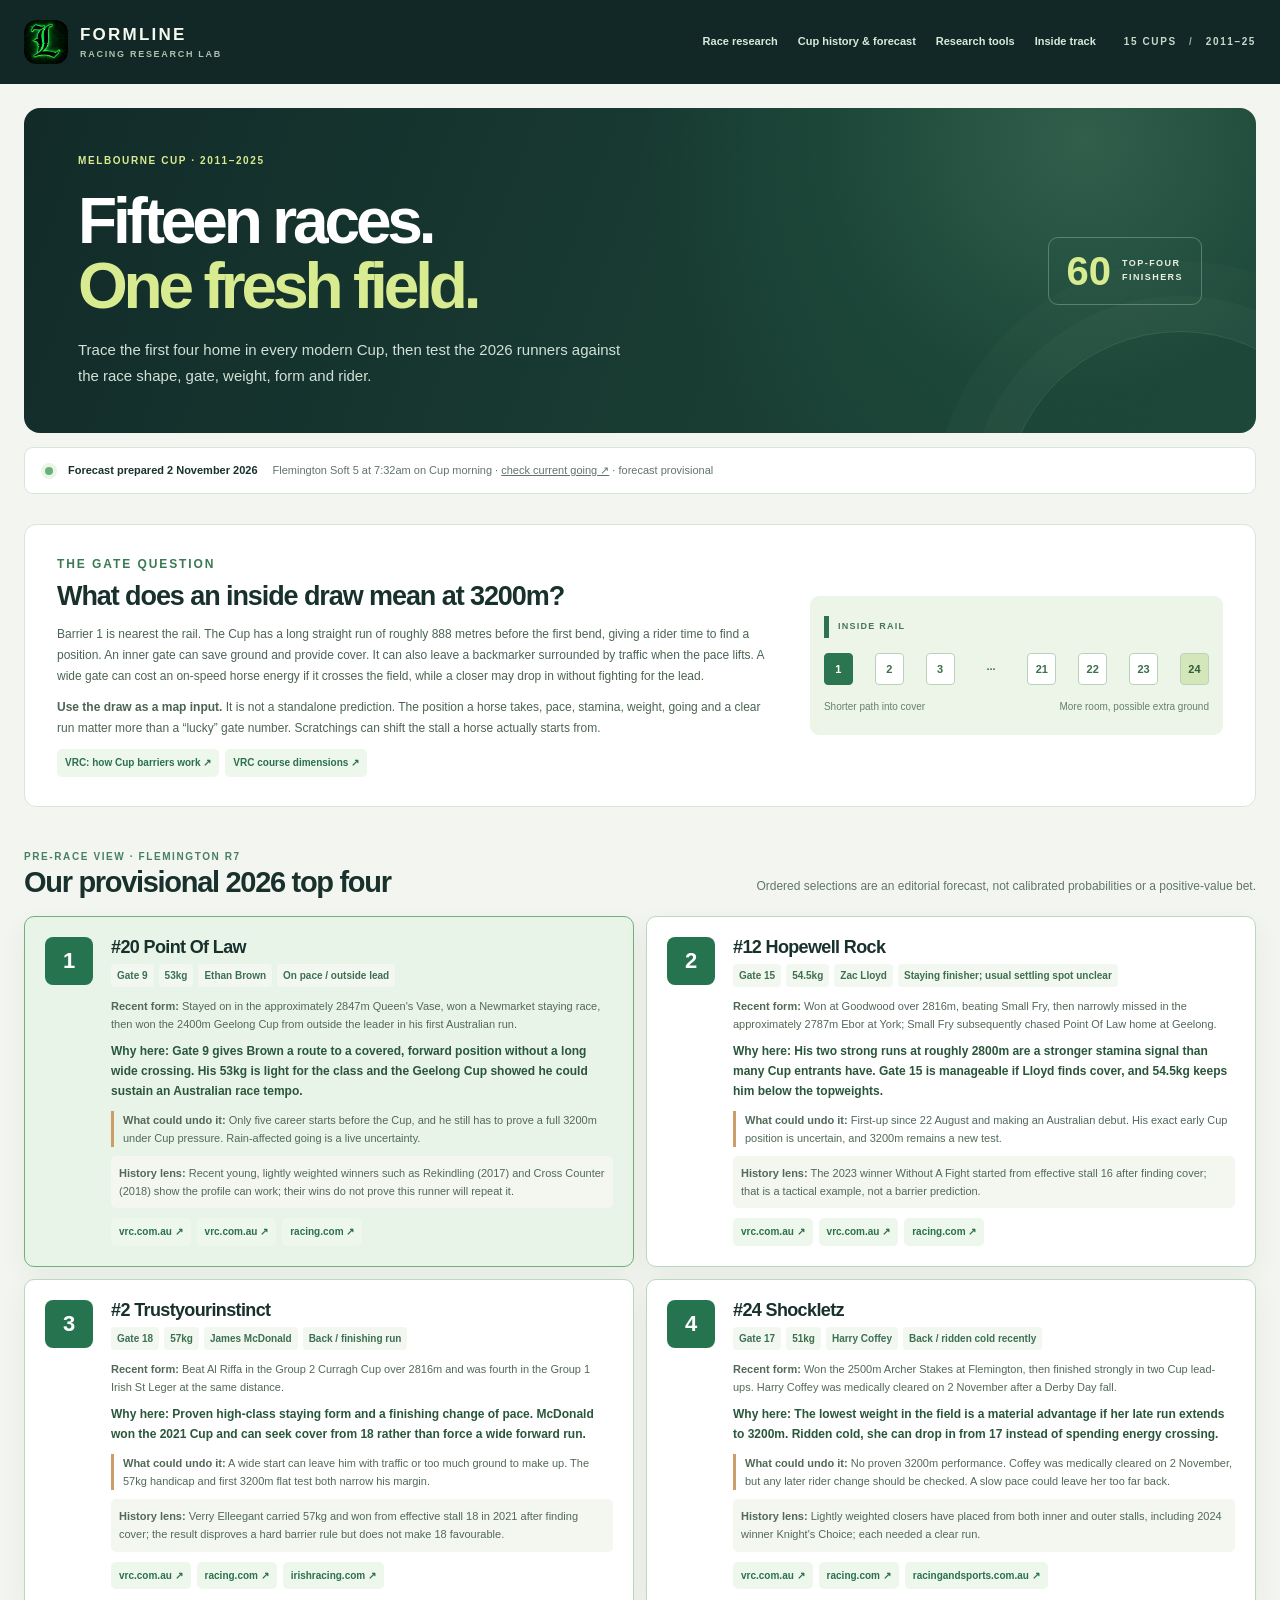
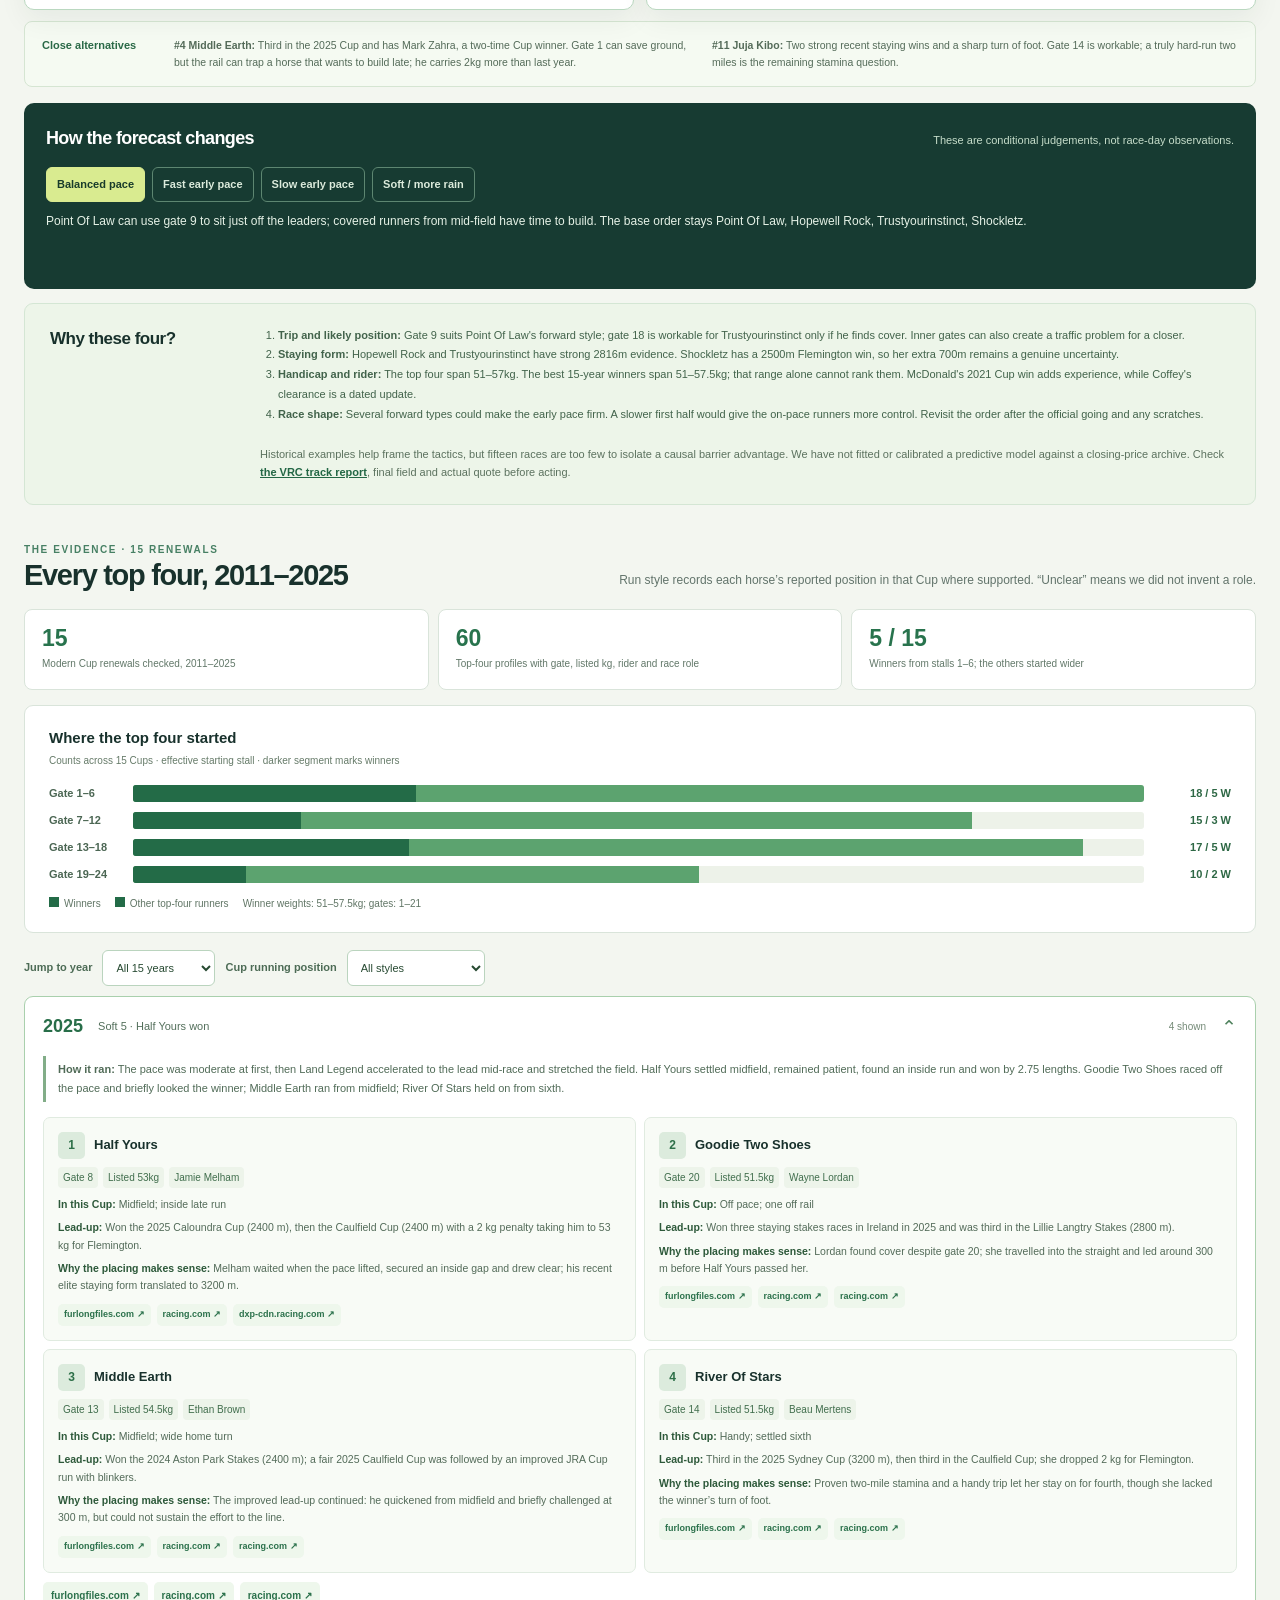
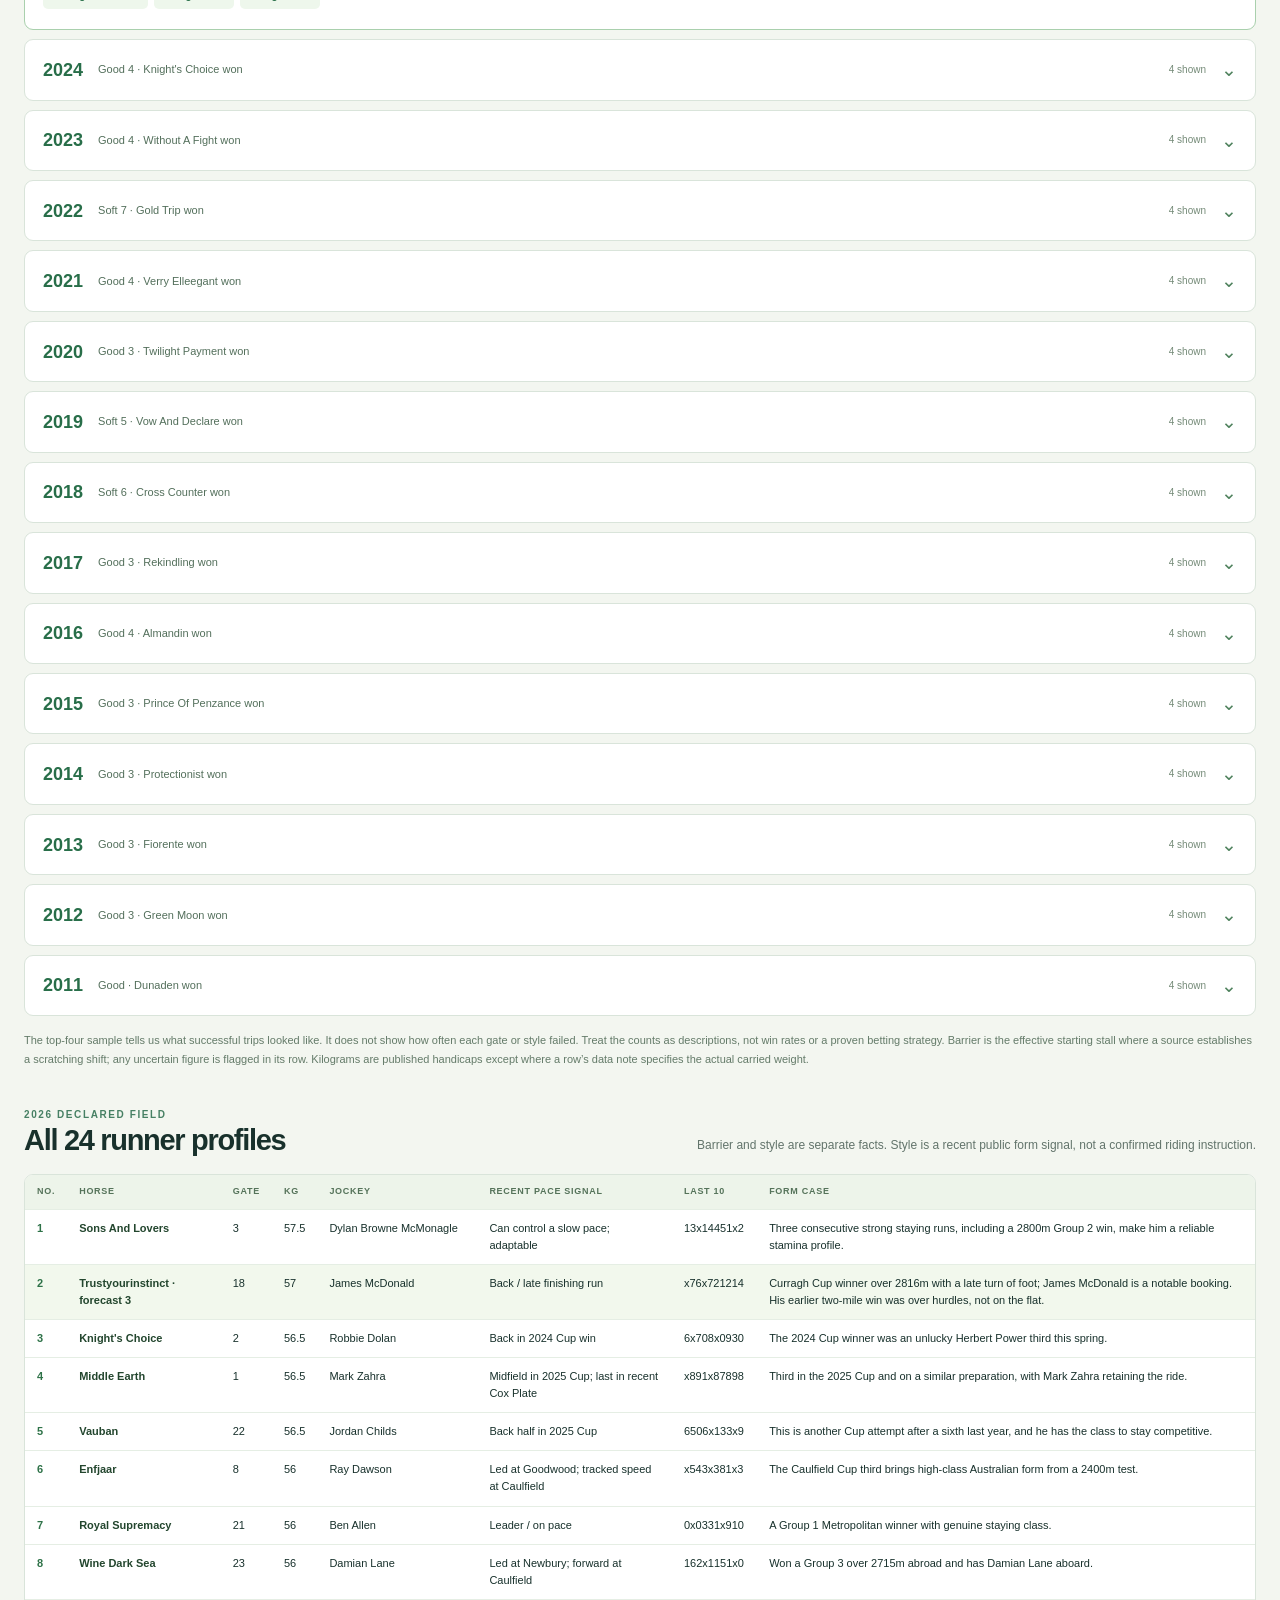
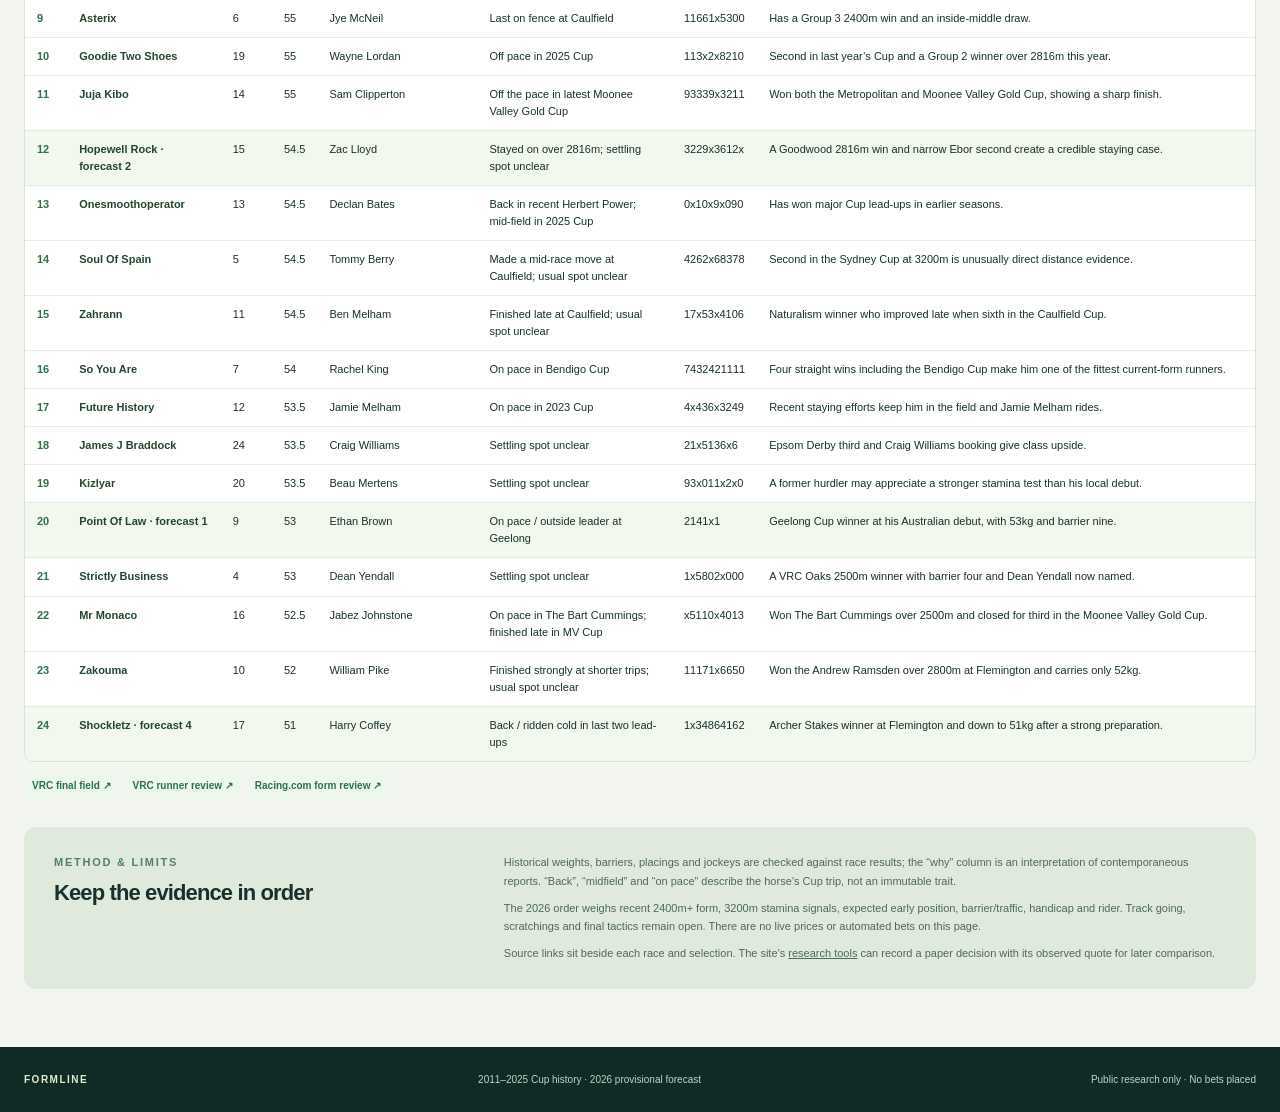
<file: cup-analysis.html>
<!doctype html>
<html lang="en-AU">
<head>
  <meta charset="utf-8">
  <meta name="viewport" content="width=device-width, initial-scale=1, viewport-fit=cover">
  <meta name="theme-color" content="#112826">
  <meta name="apple-mobile-web-app-capable" content="yes">
  <meta name="apple-mobile-web-app-title" content="FormLine">
  <meta name="mobile-web-app-capable" content="yes">
  <meta name="apple-mobile-web-app-status-bar-style" content="black-translucent">
  <meta name="description" content="Fifteen Melbourne Cups, 60 top-four finishers, pace and barrier analysis, and a source-linked provisional 2026 forecast.">
  <title>Cup history and 2026 forecast | FormLine</title>
  <link rel="icon" type="image/png" sizes="192x192" href="icon-192.png?v=2">
  <link rel="apple-touch-icon" sizes="192x192" href="icon-192.png?v=2">
  <link rel="manifest" href="manifest.webmanifest">
  <link rel="stylesheet" href="style.css">
  <link rel="stylesheet" href="cup-analysis.css">
  <script src="cup-analysis.js" defer></script>
</head>
<body>
  <a class="skip-link" href="#forecast">Skip to forecast</a>
  <header class="site-header"><div class="header-inner">
    <button type="button" id="analysisMenuToggle" class="menu-toggle" aria-controls="analysisSidebar" aria-expanded="false" aria-label="Open navigation">☰</button>
    <a class="brand brand-link" href="./" aria-label="FormLine home"><span class="brand-mark"><img src="logo-green.png" alt="" width="44" height="44"></span><span><strong>FORMLINE</strong><small>RACING RESEARCH LAB</small></span></a>
    <nav class="desktop-nav" aria-label="Sections"><a href="./">Race research</a><a href="cup-analysis.html" aria-current="page">Cup history &amp; forecast</a><a href="research-tools.html">Research tools</a><a href="./#news">Inside track</a></nav>
    <span class="header-tag">15 CUPS <span aria-hidden="true">/</span> 2011–25</span>
  </div></header>
  <aside id="analysisSidebar" class="mobile-sidebar" aria-label="Mobile navigation">
    <div class="brand"><span class="brand-mark"><img src="logo-green.png" alt="" width="44" height="44"></span><span><strong>FORMLINE</strong><small>RACING RESEARCH LAB</small></span></div>
    <nav aria-label="Mobile sections"><a href="./">Race research</a><a href="#forecast">2026 forecast</a><a href="#history">Past Cups</a><a href="#field">Current field</a><a href="research-tools.html">Research tools</a><a href="./#news">Inside track</a></nav>
    <p>Source-linked pre-race analysis. Check race-day conditions, riders and scratchings.</p>
  </aside>
  <button type="button" id="analysisMenuScrim" class="menu-scrim" aria-label="Close navigation" tabindex="-1"></button>
  <main class="shell cup-shell">
    <section class="hero cup-hero"><div><p class="eyebrow">MELBOURNE CUP · 2011–2025</p><h1>Fifteen races.<br><span>One fresh field.</span></h1><p class="hero-copy">Trace the first four home in every modern Cup, then test the 2026 runners against the race shape, gate, weight, form and rider.</p></div><div class="hero-badge"><span>60</span><small>TOP-FOUR<br>FINISHERS</small></div></section>
    <div class="analysis-status"><span class="status-dot"></span><strong>Forecast prepared 2 November 2026</strong><span>Flemington Soft 5 at 7:32am on Cup morning · <a href="https://www.racingqueensland.com.au/racing/profiles/track/thoroughbred/flem" target="_blank" rel="noopener noreferrer">check current going ↗</a> · forecast provisional</span></div>
    <section class="analysis-intro" aria-labelledby="gate-title"><div><p class="eyebrow">THE GATE QUESTION</p><h2 id="gate-title">What does an inside draw mean at 3200m?</h2><p>Barrier 1 is nearest the rail. The Cup has a long straight run of roughly 888 metres before the first bend, giving a rider time to find a position. An inner gate can save ground and provide cover. It can also leave a backmarker surrounded by traffic when the pace lifts. A wide gate can cost an on-speed horse energy if it crosses the field, while a closer may drop in without fighting for the lead.</p><p><strong>Use the draw as a map input.</strong> It is not a standalone prediction. The position a horse takes, pace, stamina, weight, going and a clear run matter more than a “lucky” gate number. Scratchings can shift the stall a horse actually starts from.</p><div class="source-links"><a href="https://www.vrc.com.au/latest-news/breaking-down-the-barrier-numbers/" target="_blank" rel="noopener noreferrer">VRC: how Cup barriers work ↗</a><a href="https://www.vrc.com.au/media/3fjduqfh/2020-final-lexus-melbourne-cup-full-conditions-final.pdf" target="_blank" rel="noopener noreferrer">VRC course dimensions ↗</a></div></div><div class="gate-diagram" aria-label="Inside stall near rail, outer stall farther from rail"><div class="gate-rail">INSIDE RAIL</div><div class="gate-lane"><span class="gate-inside">1</span><span>2</span><span>3</span><span class="gate-ellipsis">···</span><span>21</span><span>22</span><span>23</span><span class="gate-outside">24</span></div><div class="gate-note"><span>Shorter path into cover</span><span>More room, possible extra ground</span></div></div></section>
    <section id="forecast" class="forecast-section" aria-labelledby="forecast-title"><div class="section-heading"><div><p class="eyebrow">PRE-RACE VIEW · FLEMINGTON R7</p><h2 id="forecast-title">Our provisional 2026 top four</h2></div><p>Ordered selections are an editorial forecast, not calibrated probabilities or a positive-value bet.</p></div><div id="forecast-cards" class="forecast-cards" aria-live="polite"><p class="loading">Loading the field comparison…</p></div><div id="forecast-alternatives" class="forecast-alternatives"></div><div class="scenario-wrap"><div class="scenario-head"><h3>How the forecast changes</h3><p>These are conditional judgements, not race-day observations.</p></div><div id="scenario-tabs" class="scenario-tabs" role="tablist" aria-label="Race scenarios"></div><div id="scenario-panel" class="scenario-panel" role="tabpanel" aria-live="polite"></div></div><div class="forecast-method"><h3>Why these four?</h3><ol id="forecast-logic"></ol><p>Historical examples help frame the tactics, but fifteen races are too few to isolate a causal barrier advantage. We have not fitted or calibrated a predictive model against a closing-price archive. Check <a href="https://www.vrc.com.au/track-and-weather-conditions/" target="_blank" rel="noopener noreferrer">the VRC track report</a>, final field and actual quote before acting.</p></div></section>
    <section id="history" class="history-section" aria-labelledby="history-title"><div class="section-heading"><div><p class="eyebrow">THE EVIDENCE · 15 RENEWALS</p><h2 id="history-title">Every top four, 2011–2025</h2></div><p>Run style records each horse’s reported position in that Cup where supported. “Unclear” means we did not invent a role.</p></div><div id="history-stats" class="history-stats" aria-live="polite"></div><div id="gate-chart" class="gate-chart"></div><div class="history-controls"><label for="history-year">Jump to year</label><select id="history-year"><option value="all">All 15 years</option></select><label for="history-style">Cup running position</label><select id="history-style"><option value="all">All styles</option><option value="leader">Leader / on pace</option><option value="midfield">Midfield / handy</option><option value="back">Back / closer</option><option value="unclear">Unclear</option></select></div><div id="history-years" class="history-years"><p class="loading">Loading verified race results…</p></div><p class="history-caveat">The top-four sample tells us what successful trips looked like. It does not show how often each gate or style failed. Treat the counts as descriptions, not win rates or a proven betting strategy. Barrier is the effective starting stall where a source establishes a scratching shift; any uncertain figure is flagged in its row. Kilograms are published handicaps except where a row’s data note specifies the actual carried weight.</p></section>
    <section id="field" class="field-section" aria-labelledby="field-title"><div class="section-heading"><div><p class="eyebrow">2026 DECLARED FIELD</p><h2 id="field-title">All 24 runner profiles</h2></div><p>Barrier and style are separate facts. Style is a recent public form signal, not a confirmed riding instruction.</p></div><div id="field-table" class="field-table-wrap"><p class="loading">Loading declared field…</p></div><div class="source-links"><a href="https://www.vrc.com.au/latest-news/lexus-melbourne-cup-field-and-barriers-announced-for-166th-running/" target="_blank" rel="noopener noreferrer">VRC final field ↗</a><a href="https://www.vrc.com.au/latest-news/every-runner-in-the-2026-lexus-melbourne-cup/" target="_blank" rel="noopener noreferrer">VRC runner review ↗</a><a href="https://www.racing.com/news/2026/11/02/news-tipping-melbourne-cup-runner-by-runner" target="_blank" rel="noopener noreferrer">Racing.com form review ↗</a></div></section>
    <section class="method" aria-labelledby="analysis-method-title"><div><p class="eyebrow">METHOD &amp; LIMITS</p><h2 id="analysis-method-title">Keep the evidence in order</h2></div><div><p>Historical weights, barriers, placings and jockeys are checked against race results; the “why” column is an interpretation of contemporaneous reports. “Back”, “midfield” and “on pace” describe the horse’s Cup trip, not an immutable trait.</p><p>The 2026 order weighs recent 2400m+ form, 3200m stamina signals, expected early position, barrier/traffic, handicap and rider. Track going, scratchings and final tactics remain open. There are no live prices or automated bets on this page.</p><p>Source links sit beside each race and selection. The site’s <a href="research-tools.html">research tools</a> can record a paper decision with its observed quote for later comparison.</p></div></section>
  </main>
  <footer class="site-footer"><div class="footer-inner"><strong>FORMLINE</strong><span>2011–2025 Cup history · 2026 provisional forecast</span><span>Public research only · No bets placed</span></div></footer>
</body>
</html>
</file>
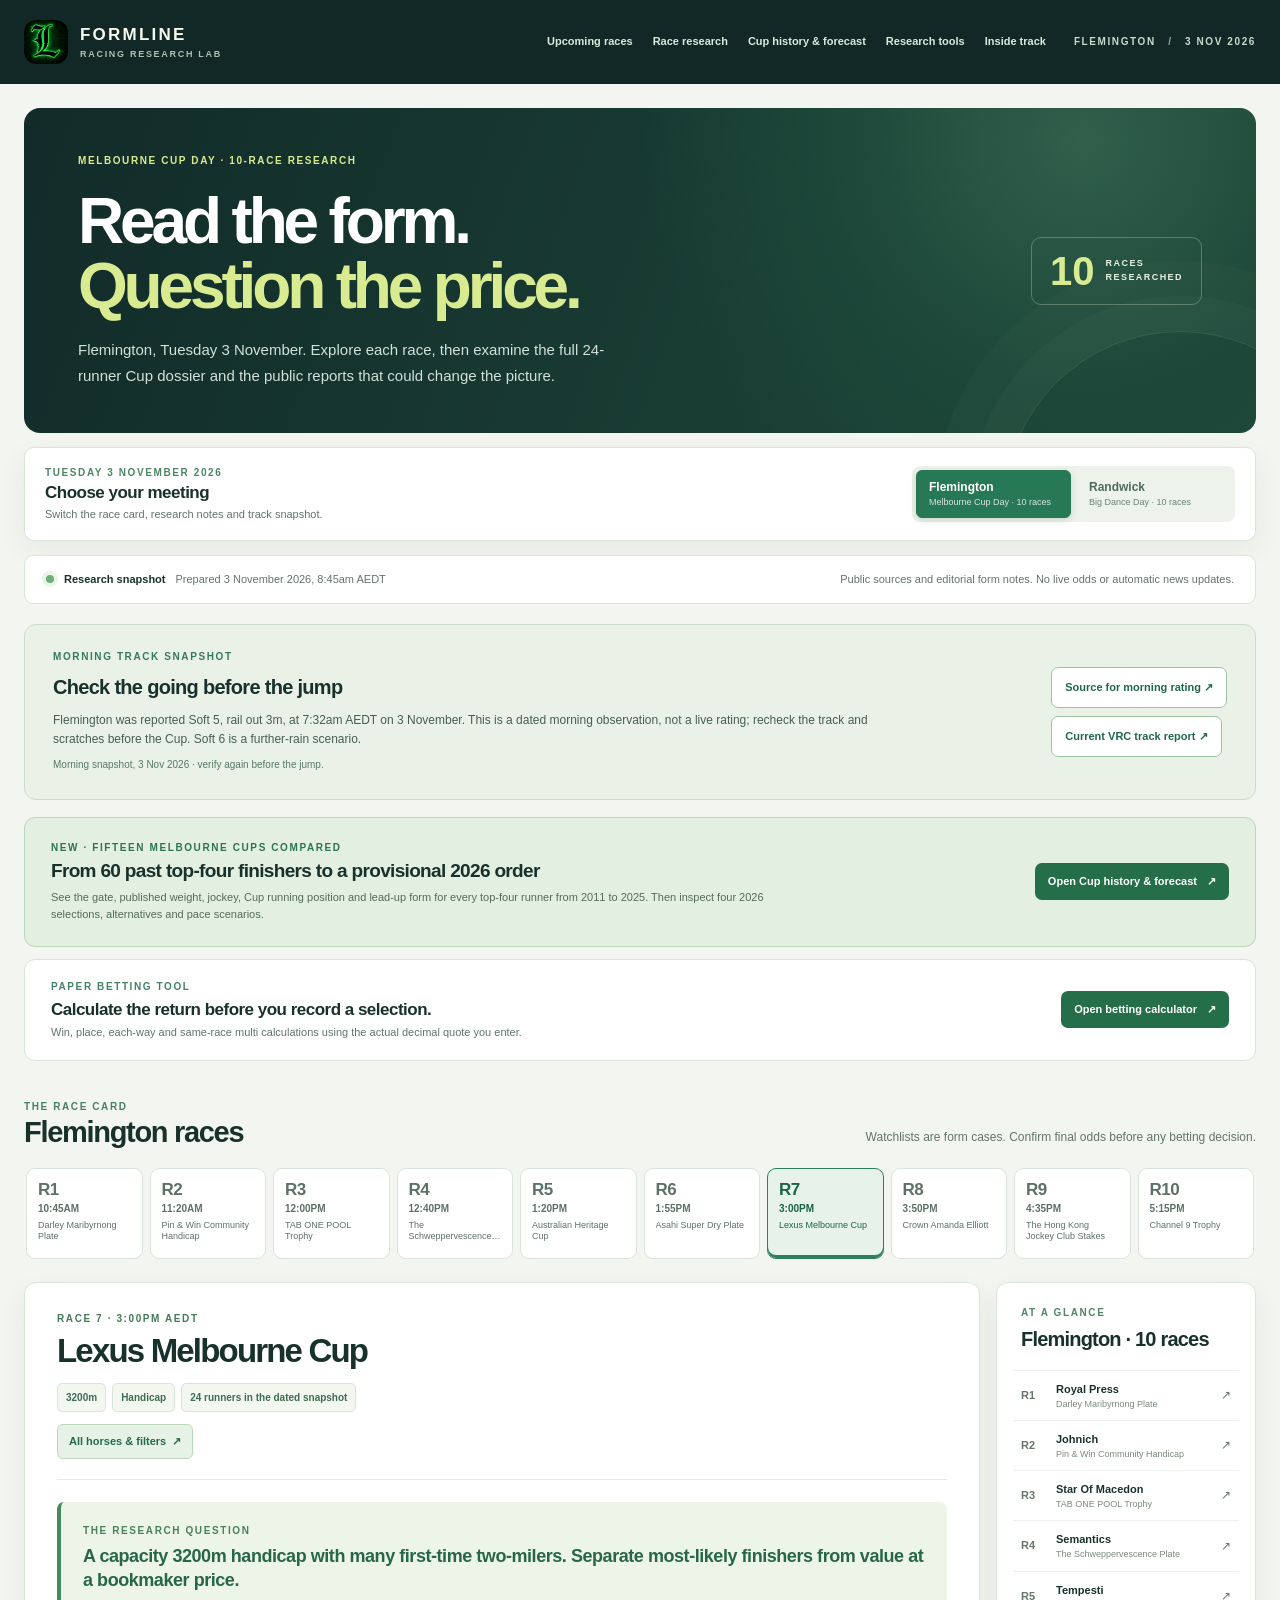
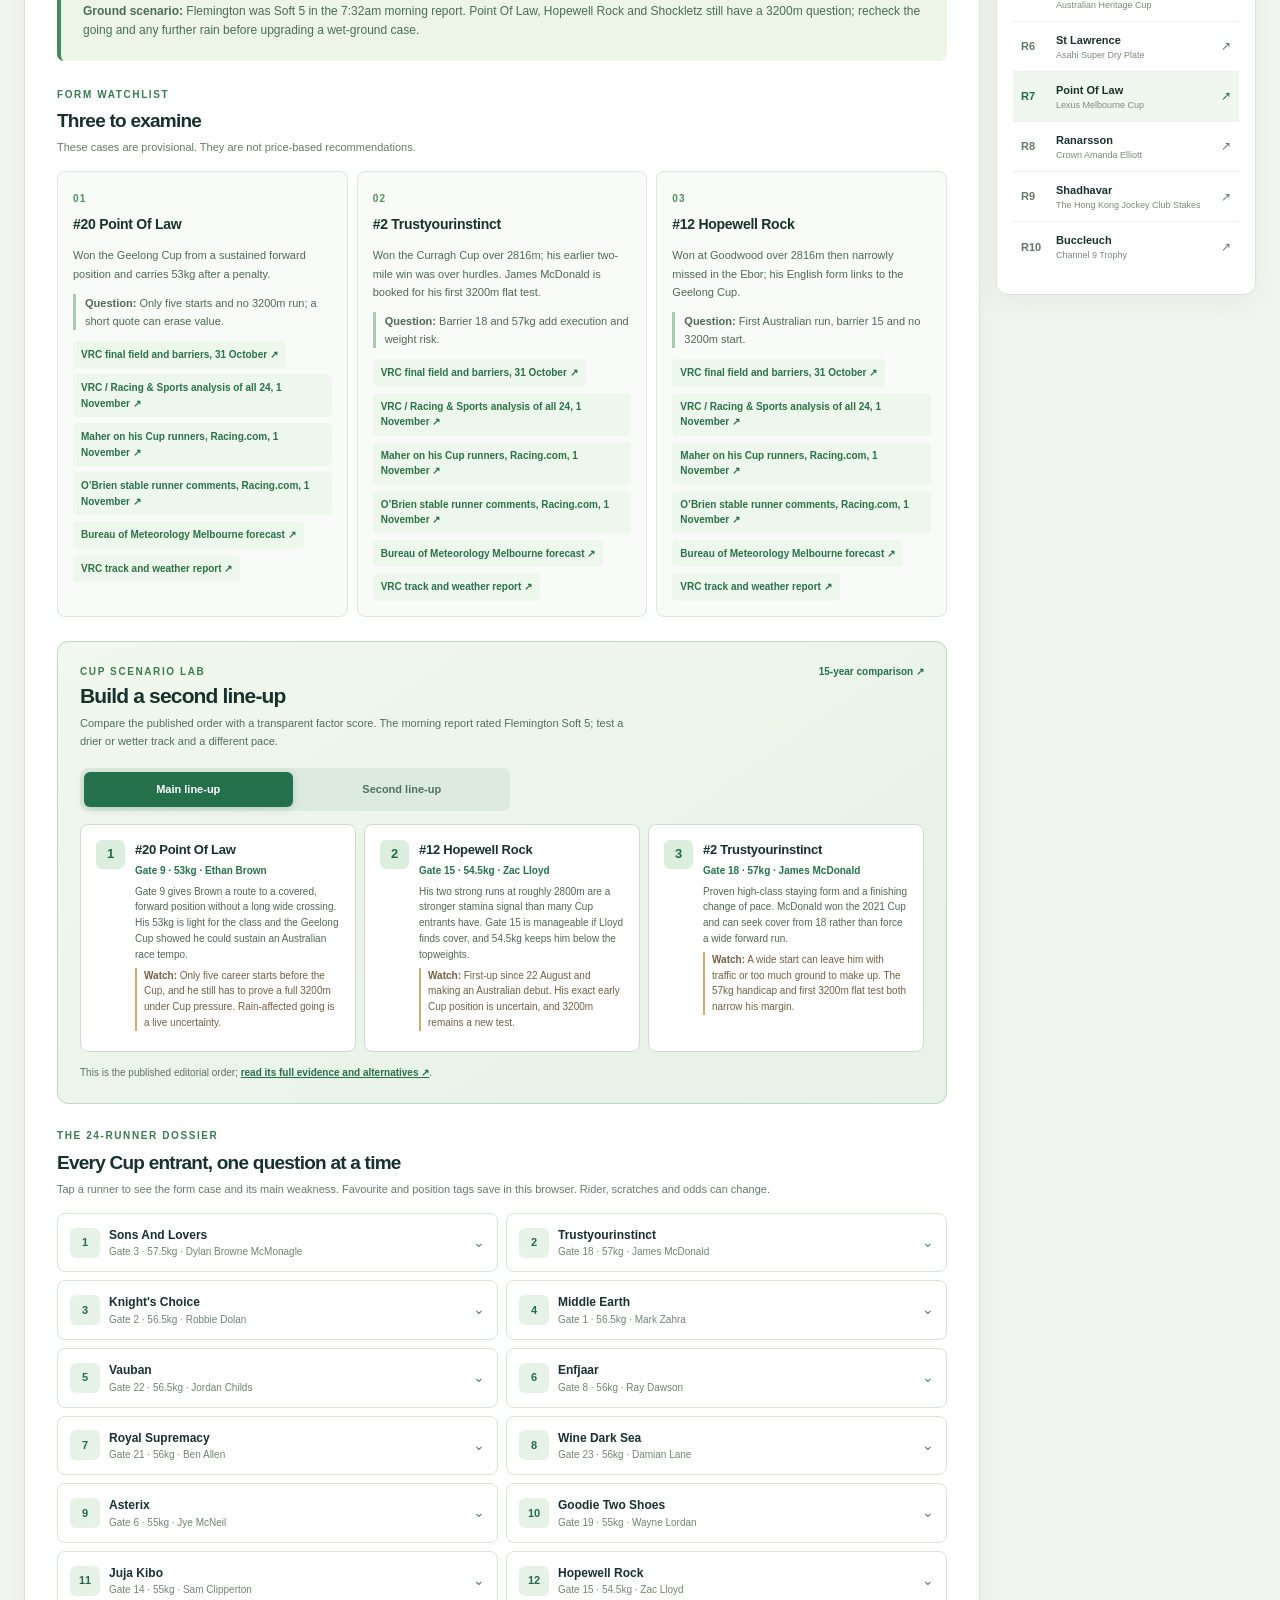
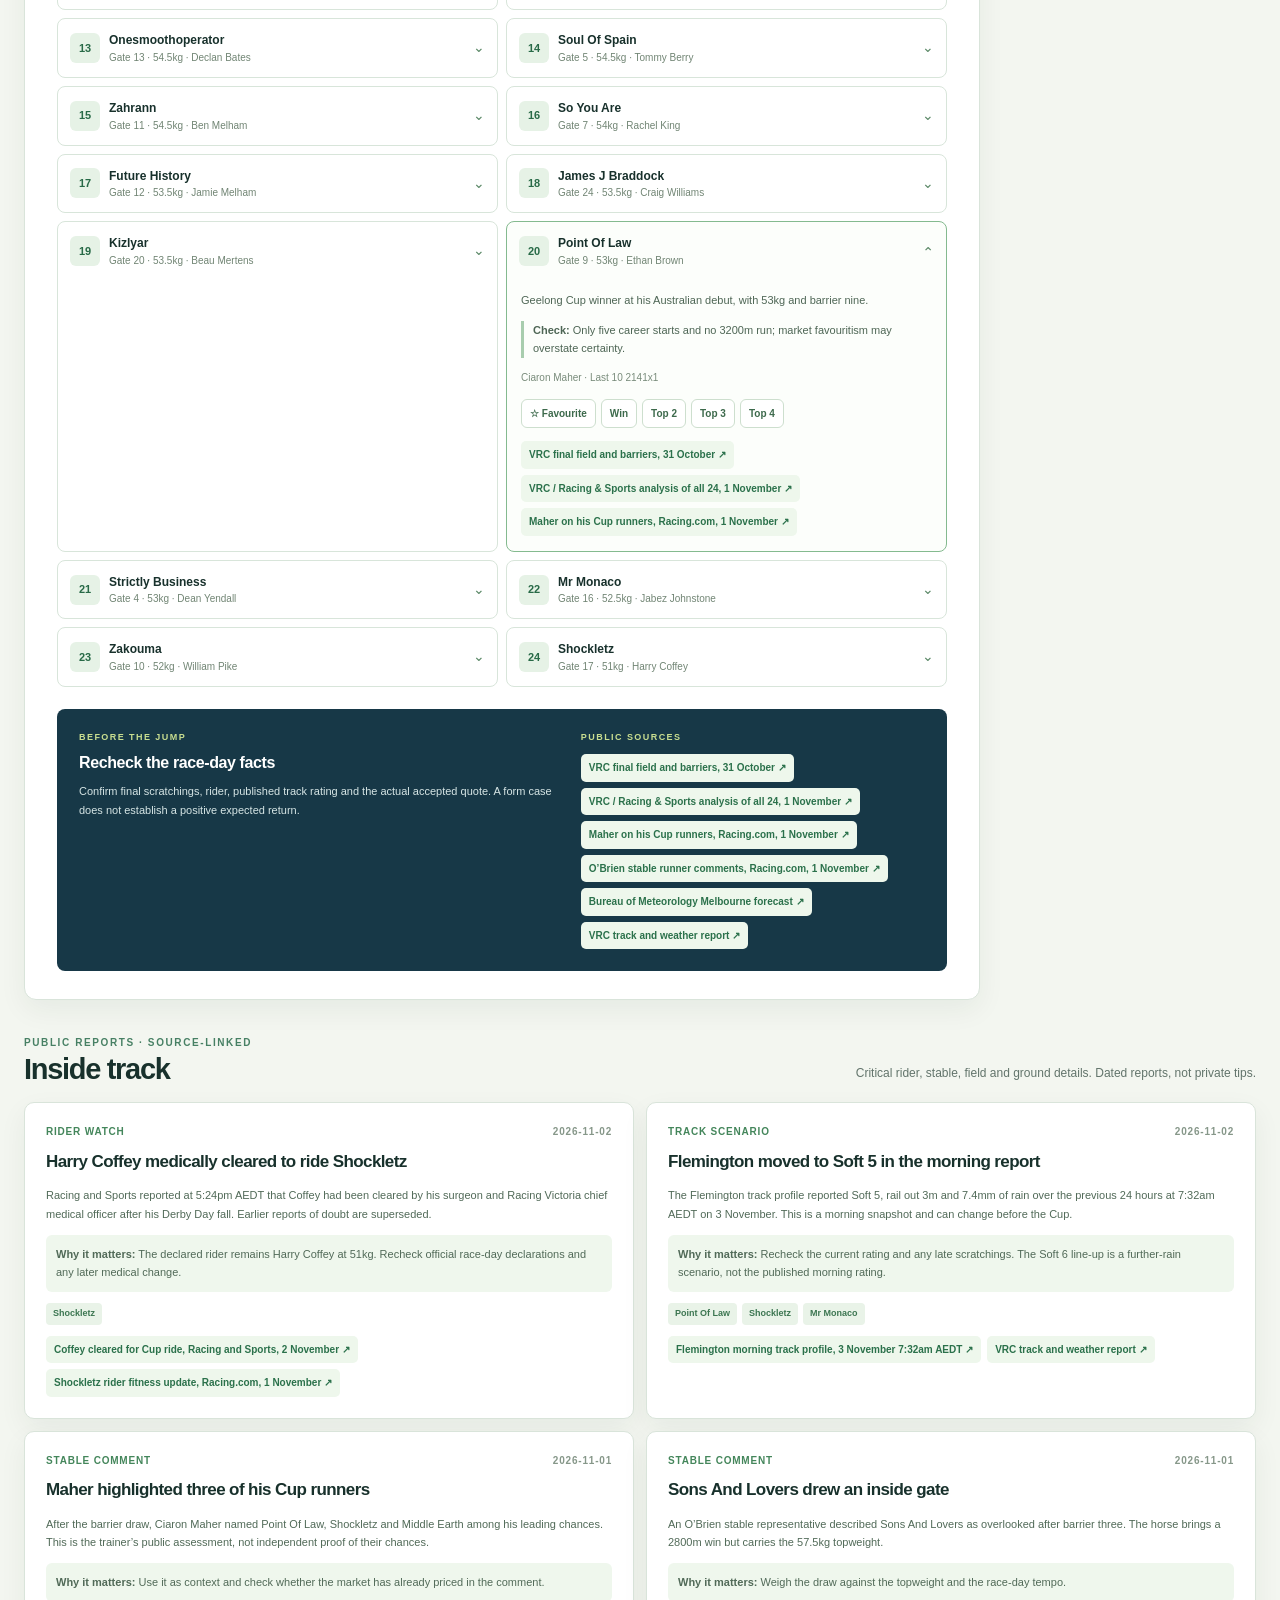
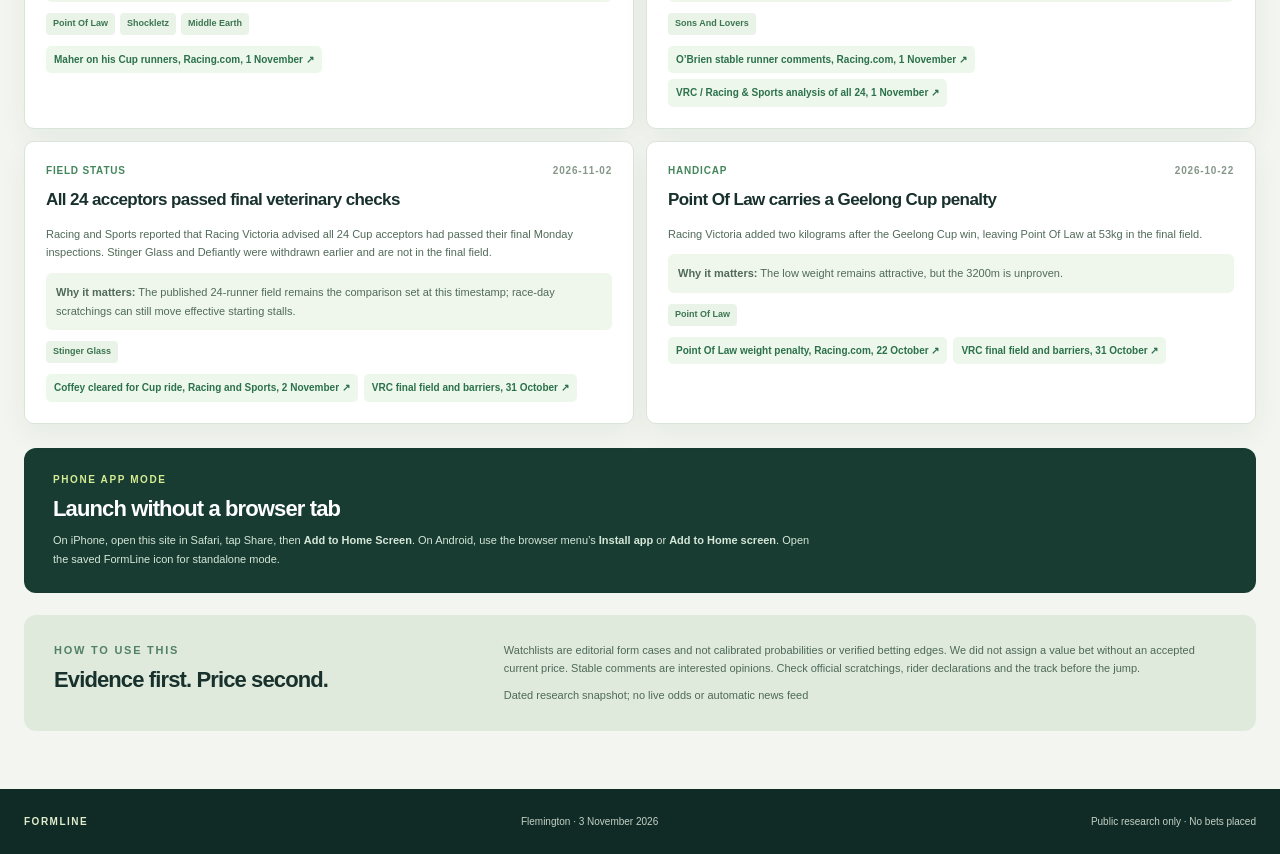
<file: cup-day-2026.html>
<!doctype html>
<html lang="en-AU">
<head>
  <meta charset="utf-8">
  <meta name="viewport" content="width=device-width, initial-scale=1, viewport-fit=cover">
  <meta name="color-scheme" content="light">
  <meta name="theme-color" content="#112826">
  <meta name="apple-mobile-web-app-capable" content="yes">
  <meta name="apple-mobile-web-app-title" content="FormLine">
  <meta name="mobile-web-app-capable" content="yes">
  <meta name="apple-mobile-web-app-status-bar-style" content="black-translucent">
  <meta name="description" content="Archived Flemington and Randwick race research for 3 November 2026.">
  <title>3 November Cup Day Archive | FormLine</title>
  <link rel="icon" type="image/png" sizes="192x192" href="icon-192.png?v=2">
  <link rel="apple-touch-icon" sizes="192x192" href="icon-192.png?v=2">
  <link rel="manifest" href="manifest.webmanifest">
  <link rel="stylesheet" href="style.css">
  <link rel="stylesheet" href="lineup.css">
  <script src="app.js" defer></script>
  <script src="lineup.js" defer></script>
</head>
<body>
  <a class="skip-link" href="#race-panel">Skip to research</a>
  <header class="site-header">
    <div class="header-inner">
      <button type="button" id="menuToggle" class="menu-toggle" aria-controls="appSidebar" aria-expanded="false" aria-label="Open navigation">☰</button>
      <div class="brand" aria-label="FormLine racing research"><span class="brand-mark"><img src="logo-green.png" alt="" width="44" height="44"></span><span><strong>FORMLINE</strong><small>RACING RESEARCH LAB</small></span></div>
      <nav class="desktop-nav" aria-label="Sections"><a href="/">Upcoming races</a><a href="#research">Race research</a><a href="cup-analysis.html">Cup history &amp; forecast</a><a href="research-tools.html">Research tools</a><a href="#news">Inside track</a></nav>
      <span class="header-tag" id="header-meeting">FLEMINGTON <span aria-hidden="true">/</span> 3 NOV 2026</span>
    </div>
  </header>
  <aside id="appSidebar" class="mobile-sidebar" aria-label="Mobile navigation">
    <div class="brand"><span class="brand-mark"><img src="logo-green.png" alt="" width="44" height="44"></span><span><strong>FORMLINE</strong><small>RACING RESEARCH LAB</small></span></div>
    <nav aria-label="Mobile sections"><a href="/">Upcoming races</a><a href="#research">Race research</a><a href="cup-analysis.html">Cup history &amp; forecast</a><a href="research-tools.html">Research tools</a><a href="research-tools.html#calculator">Betting calculator</a><a href="#news">Inside track</a><a href="#install">Install app</a><a id="mobile-track-link" href="https://www.vrc.com.au/track-and-weather-conditions/" target="_blank" rel="noopener noreferrer">Official track report ↗</a></nav>
    <p>Public research snapshot · no bets placed</p>
  </aside>
  <button type="button" id="menuScrim" class="menu-scrim" aria-label="Close navigation" tabindex="-1"></button>
  <main class="shell">
    <section class="hero" aria-labelledby="page-title"><div><p class="eyebrow" id="hero-meeting">MELBOURNE CUP DAY · 10-RACE RESEARCH</p><h1 id="page-title">Read the form.<br><span>Question the price.</span></h1><p class="hero-copy" id="hero-copy">Flemington, Tuesday 3 November. Explore each race, then examine the full 24-runner Cup dossier and the public reports that could change the picture.</p></div><div class="hero-badge"><span>10</span><small>RACES<br>RESEARCHED</small></div></section>
    <section class="meeting-switch" aria-label="Choose a race meeting"><div><p class="eyebrow">TUESDAY 3 NOVEMBER 2026</p><h2>Choose your meeting</h2><p>Switch the race card, research notes and track snapshot.</p></div><div class="meeting-switch-buttons" role="group" aria-label="Race meeting"><button type="button" data-meeting="flemington" aria-pressed="true"><strong>Flemington</strong><small>Melbourne Cup Day · 10 races</small></button><button type="button" data-meeting="randwick" aria-pressed="false"><strong>Randwick</strong><small>Big Dance Day · 10 races</small></button></div></section>
    <section class="status" aria-label="Research status"><div><span class="status-dot"></span><strong>Research snapshot</strong><span id="snapshot-date">Loading…</span></div><p>Public sources and editorial form notes. No live odds or automatic news updates.</p></section>
    <section class="conditions" aria-labelledby="conditions-title"><div><p class="eyebrow">MORNING TRACK SNAPSHOT</p><h2 id="conditions-title">Check the going before the jump</h2><p id="track-snapshot">Loading track report…</p><small id="track-time"></small></div><div><a class="outline-link" id="track-source-link" href="https://www.racingqueensland.com.au/racing/profiles/track/thoroughbred/flem" target="_blank" rel="noopener noreferrer">Source for morning rating ↗</a> <a class="outline-link" id="track-latest-link" href="https://www.vrc.com.au/track-and-weather-conditions/" target="_blank" rel="noopener noreferrer">Current VRC track report ↗</a></div></section>
    <section class="cup-feature" id="cup-feature" aria-labelledby="cup-feature-title"><div><p class="eyebrow">NEW · FIFTEEN MELBOURNE CUPS COMPARED</p><h2 id="cup-feature-title">From 60 past top-four finishers to a provisional 2026 order</h2><p>See the gate, published weight, jockey, Cup running position and lead-up form for every top-four runner from 2011 to 2025. Then inspect four 2026 selections, alternatives and pace scenarios.</p></div><a class="cup-feature-link" href="cup-analysis.html">Open Cup history &amp; forecast <span aria-hidden="true">↗</span></a></section>
    <section class="calculator-feature" aria-labelledby="calculator-feature-title"><div><p class="eyebrow">PAPER BETTING TOOL</p><h2 id="calculator-feature-title">Calculate the return before you record a selection.</h2><p>Win, place, each-way and same-race multi calculations using the actual decimal quote you enter.</p></div><a class="cup-feature-link" href="research-tools.html#calculator">Open betting calculator <span aria-hidden="true">↗</span></a></section>
    <section id="research" class="research" aria-labelledby="research-title"><div class="section-heading"><div><p class="eyebrow">THE RACE CARD</p><h2 id="research-title">Flemington races</h2></div><p id="research-summary">Watchlists are form cases. Confirm final odds before any betting decision.</p></div><div id="race-tabs" class="race-tabs" role="tablist" aria-label="Flemington race research"></div><div class="content-grid"><article id="race-panel" class="race-panel" role="tabpanel" tabindex="0" aria-live="polite"><div class="loading">Loading race research…</div></article><aside class="race-index" aria-labelledby="index-title"><p class="eyebrow">AT A GLANCE</p><h2 id="index-title">Flemington · 10 races</h2><div id="race-index-list"></div></aside></div></section>
    <section id="news" class="news-section" aria-labelledby="news-title"><div class="section-heading"><div><p class="eyebrow">PUBLIC REPORTS · SOURCE-LINKED</p><h2 id="news-title">Inside track</h2></div><p>Critical rider, stable, field and ground details. Dated reports, not private tips.</p></div><div id="news-list" class="news-grid"><div class="loading">Loading source-linked reports…</div></div></section>
    <section id="install" class="install-panel" aria-labelledby="install-title"><div><p class="eyebrow">PHONE APP MODE</p><h2 id="install-title">Launch without a browser tab</h2><p>On iPhone, open this site in Safari, tap Share, then <strong>Add to Home Screen</strong>. On Android, use the browser menu’s <strong>Install app</strong> or <strong>Add to Home screen</strong>. Open the saved FormLine icon for standalone mode.</p></div><button id="installBtn" type="button" hidden>Install FormLine</button></section>
    <section class="method" aria-labelledby="method-title"><div><p class="eyebrow">HOW TO USE THIS</p><h2 id="method-title">Evidence first. Price second.</h2></div><div id="method-copy"></div></section>
  </main>
  <footer class="site-footer"><div class="footer-inner"><strong>FORMLINE</strong><span id="footer-meeting">Flemington · 3 November 2026</span><span>Public research only · No bets placed</span></div></footer>
</body>
</html>
</file>
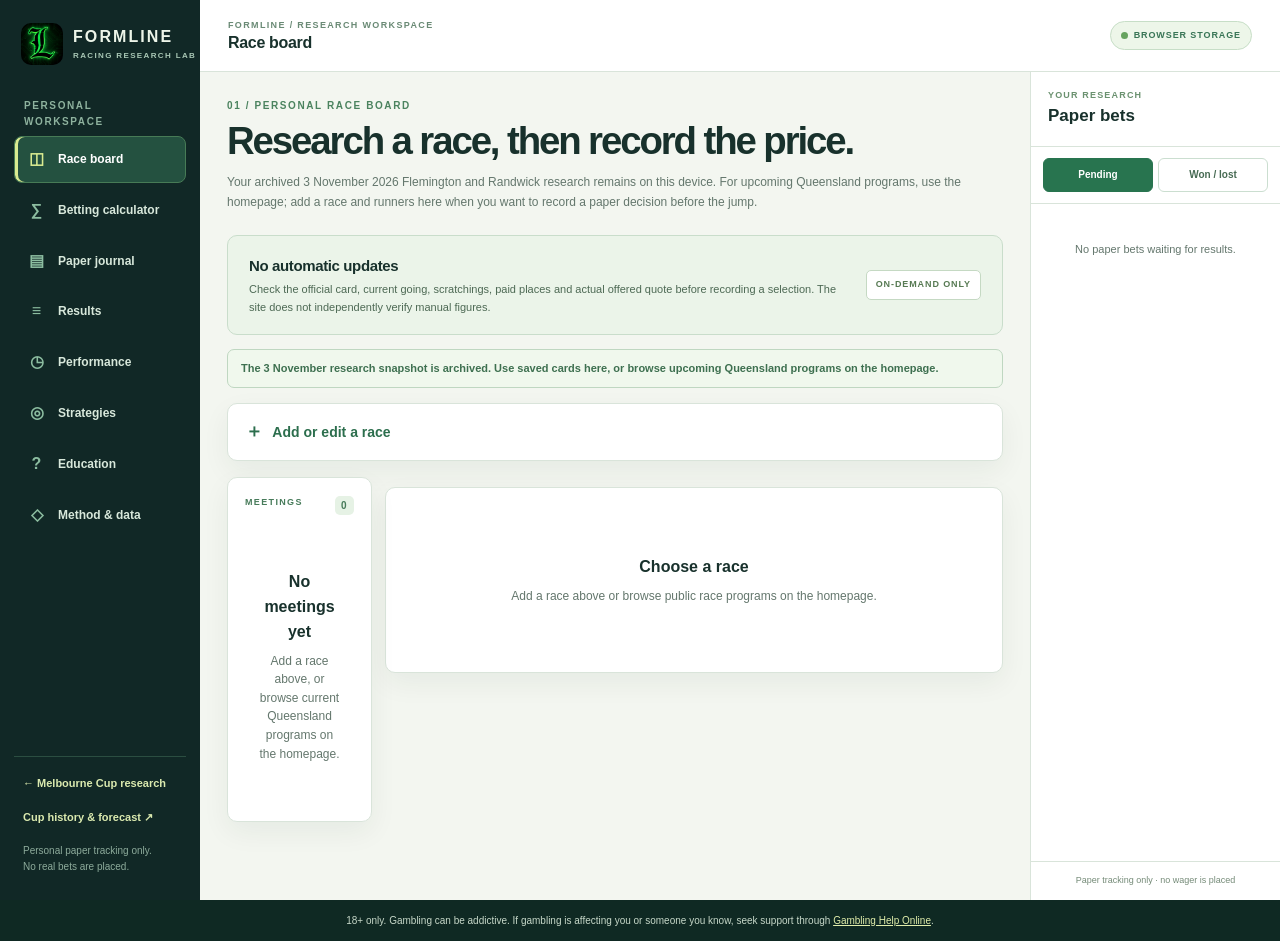
<file: research-tools.html>
<!doctype html>
<html lang="en-AU">
<head>
  <meta charset="utf-8">
  <meta name="viewport" content="width=device-width, initial-scale=1, viewport-fit=cover">
  <meta name="theme-color" content="#112826">
  <meta name="apple-mobile-web-app-capable" content="yes">
  <meta name="apple-mobile-web-app-title" content="FormLine">
  <meta name="mobile-web-app-capable" content="yes">
  <meta name="apple-mobile-web-app-status-bar-style" content="black-translucent">
  <meta name="description" content="FormLine's personal horse racing research board, paper journal and education tools.">
  <title>Research workspace | FormLine</title>
  <link rel="icon" type="image/png" sizes="192x192" href="icon-192.png?v=2">
  <link rel="apple-touch-icon" sizes="192x192" href="icon-192.png?v=2">
  <link rel="manifest" href="manifest.webmanifest">
  <link rel="stylesheet" href="research-tools.css">
  <link rel="stylesheet" href="calculator.css">
  <link rel="stylesheet" href="all-horses.css">
  <link rel="stylesheet" href="gate-factor.css">
  <script src="gate-factor.js" defer></script>
  <script src="research-tools.js?v=12" defer></script>
  <script src="calculator.js" defer></script>
</head>
<body>
  <a class="skip-link" href="#toolMain">Skip to workspace</a>
  <div class="tool-app">
    <aside class="tool-sidebar" id="toolSidebar" aria-label="Workspace navigation">
      <a class="tool-brand" href="index.html" aria-label="FormLine Melbourne Cup research"><img src="logo-green.png" alt="" width="42" height="42"><span><strong>FORMLINE</strong><small>RACING RESEARCH LAB</small></span></a>
      <p class="sidebar-caption">PERSONAL WORKSPACE</p>
      <nav class="side-nav" aria-label="Research tools">
        <button type="button" data-view="races" class="active"><span aria-hidden="true">◫</span> Race board</button>
        <button type="button" data-view="calculator"><span aria-hidden="true">∑</span> Betting calculator</button>
        <button type="button" data-view="journal"><span aria-hidden="true">▤</span> Paper journal</button>
        <button type="button" data-view="results"><span aria-hidden="true">≡</span> Results</button>
        <button type="button" data-view="performance"><span aria-hidden="true">◷</span> Performance</button>
        <button type="button" data-view="strategies"><span aria-hidden="true">◎</span> Strategies</button>
        <button type="button" data-view="education"><span aria-hidden="true">?</span> Education</button>
        <button type="button" data-view="method"><span aria-hidden="true">◇</span> Method &amp; data</button>
      </nav>
      <div class="sidebar-bottom"><a href="index.html">← Melbourne Cup research</a><a href="cup-analysis.html">Cup history &amp; forecast ↗</a><span>Personal paper tracking only.<br>No real bets are placed.</span></div>
    </aside>
    <button class="nav-scrim" id="navScrim" type="button" aria-label="Close navigation" hidden></button>

    <div class="tool-body">
      <header class="tool-topbar">
        <button class="icon-button menu-toggle" id="menuToggle" type="button" aria-controls="toolSidebar" aria-expanded="false" aria-label="Open navigation">☰</button>
        <div class="topbar-title"><small>FORMLINE / RESEARCH WORKSPACE</small><strong id="currentViewTitle">Race board</strong></div>
        <div class="topbar-actions"><span class="local-chip"><span aria-hidden="true"></span> BROWSER STORAGE</span><button class="button button-quiet rail-toggle" id="railToggle" type="button" aria-controls="paperRail" aria-expanded="false">▤ Paper bets <span id="railCount">0</span></button></div>
      </header>
      <div class="notice" id="notice" role="status" aria-live="polite" hidden></div>
      <div class="tool-layout">
        <main id="toolMain" tabindex="-1">
          <section class="view" id="view-races">
            <div class="page-heading"><p class="eyebrow">01 / PERSONAL RACE BOARD</p><h1>Research a race, then record the price.</h1><p>Your archived 3 November 2026 Flemington and Randwick research remains on this device. For upcoming Queensland programs, use the homepage; add a race and runners here when you want to record a paper decision before the jump.</p></div>
            <div class="source-banner"><div><strong>No automatic updates</strong><p>Check the official card, current going, scratchings, paid places and actual offered quote before recording a selection. The site does not independently verify manual figures.</p></div><span>ON-DEMAND ONLY</span></div>
            <p class="day-board-status" id="dayBoardStatus" role="status">Loading saved research cards…</p>
            <details class="editor-card" id="raceEditor"><summary><span>＋</span> Add or edit a race</summary>
              <form id="raceForm" class="editor-form"><input type="hidden" name="raceId">
                <div class="field-grid">
                  <label>Meeting / venue <input name="venue" required maxlength="90" placeholder="e.g. Flemington"></label>
                  <label>Race number <input name="raceNumber" type="number" required min="1" max="30" inputmode="numeric"></label>
                  <label>Race name <input name="raceName" required maxlength="140" placeholder="Published race name"></label>
                  <label>Jump time <input name="startTime" type="datetime-local" required></label>
                  <label>Distance (m) <input name="distance" type="number" min="1" max="10000" step="1" inputmode="numeric"></label>
                  <label>Paid places <select name="paidPlaces" required><option value="2">2 places</option><option value="3" selected>3 places</option><option value="4">4 places</option></select></label>
                  <label>Reported ground <input name="ground" maxlength="45" placeholder="e.g. Good 4"></label>
                  <label>Race class / conditions <input name="raceClass" maxlength="100" placeholder="e.g. Group 1 handicap"></label>
                  <label class="result-flag field-wide"><input name="fieldComplete" type="checkbox"> I have entered the complete accepted field for this race</label>
                  <label class="field-wide">Source URL <input name="sourceUrl" type="url" placeholder="https://…" maxlength="500"></label>
                  <label class="field-wide">Track / race notes <textarea name="notes" maxlength="2000" rows="3" placeholder="Include observation time and anything to verify before the jump."></textarea></label>
                </div>
                <div class="form-actions"><button class="button button-primary" type="submit">Save race</button><button class="button button-quiet" id="cancelRaceEdit" type="button">Cancel</button></div>
              </form>
            </details>
            <div class="board-layout"><aside class="meeting-panel"><div class="panel-title"><span>MEETINGS</span><b id="meetingCount">0</b></div><div id="meetingList" class="meeting-list"></div></aside><div class="race-workspace"><div id="raceTabs" class="race-tabs" role="tablist" aria-label="Races at selected meeting"></div><div id="raceDetail" class="race-detail"></div></div></div>
          </section>

          <section class="view" id="view-calculator" hidden>
            <div class="page-heading"><p class="eyebrow">PAPER TOOL / BETTING CALCULATOR</p><h1>Check the return before you record it.</h1><p>Enter the actual decimal quote and your total paper stake. This calculator shows possible returns; it does not recommend a bet or place one.</p></div>
            <div class="calculator-layout">
              <form class="calculator-card" id="calcForm">
                <div class="calc-card-heading"><span aria-hidden="true">∑</span><div><strong>Return calculator</strong><small>Decimal odds · Australian dollars</small></div></div>
                <div class="calc-fields">
                  <label>Bet type<select id="calcMode"><option value="win">Win</option><option value="place">Place</option><option value="eachway">Each way</option><option value="multi">Same-race multi</option></select></label>
                  <label>Total paper stake ($)<input id="calcStake" type="number" min="0.01" max="100000" step="0.01" inputmode="decimal" value="10"></label>
                  <label><span id="calcOddsLabel">Win decimal odds</span><input id="calcOdds" type="number" min="1.01" max="10000" step="0.01" inputmode="decimal" value="4.20"></label>
                  <label id="calcPlaceField" hidden>Actual place decimal odds<input id="calcPlaceOdds" type="number" min="1.01" max="10000" step="0.01" inputmode="decimal" value="1.80"></label>
                </div>
                <p id="calcTermsNote" class="calc-note">If the horse wins, the gross return includes your stake.</p>
              </form>
              <div class="calculator-result" id="calcResult" aria-live="polite"></div>
            </div>
            <div class="calc-explain"><article><h2>Break-even chance</h2><p>For a single decimal quote, divide 1 by the odds. That is the success rate needed to break even before any other costs. It is not the horse’s true chance.</p></article><article><h2>Same-race multis</h2><p>Use the bookmaker’s <strong>actual combined quote</strong>. Outcomes in the same race depend on each other, so multiplying leg odds gives a misleading price.</p></article><article><h2>Record a forward test</h2><p>The calculator does not save a selection. Use the Race board to freeze a paper decision before the listed jump time, then enter final results later.</p><button type="button" data-show-view="races" class="button button-primary">Open race board →</button></article></div>
          </section>

          <section class="view" id="view-journal" hidden><div class="page-heading"><p class="eyebrow">02 / FORWARD TEST</p><h1>Paper journal</h1><p>Selections are frozen with the race details, entered quote and recorded time. Only records made before the entered jump time count as forward paper tests.</p></div><div id="journalSummary" class="metric-grid"></div><div id="journalList" class="journal-list"></div></section>

          <section class="view" id="view-results" hidden><div class="page-heading"><p class="eyebrow">03 / FINAL PLACINGS</p><h1>Record what happened.</h1><p>Enter official final positions from a source you trust. Provisional results remain visible but will not settle paper bets. Dead heats, deductions and scratchings need manual review.</p></div><div class="results-layout"><div id="resultRaceList" class="result-race-list"></div><div id="resultEditor" class="result-editor"></div></div></section>

          <section class="view" id="view-performance" hidden><div class="page-heading"><p class="eyebrow">04 / PAPER PERFORMANCE</p><h1>Count every decision.</h1><p>Performance includes only your settled paper bets at your recorded odds. Small samples and manually entered data cannot establish a profitable strategy.</p></div><div id="performanceMetrics" class="metric-grid"></div><div id="performanceBreakdown"></div></section>

          <section class="view" id="view-strategies" hidden><div class="page-heading"><p class="eyebrow">05 / RESEARCH PLAYBOOK</p><h1>Strategies and their limits.</h1><p>Choose a method to see its inputs, working rule and evidence requirement. Saved price and pair watchlists are unvalidated research signals; manual cards remain descriptive.</p></div><div id="strategyTabs" class="strategy-tabs" role="tablist" aria-label="Research strategies"></div><article id="strategyPanel" class="strategy-panel" role="tabpanel" tabindex="0"></article></section>

          <section class="view" id="view-education" hidden><div class="page-heading"><p class="eyebrow">06 / LEARNING CENTRE</p><h1>Know what the card is saying.</h1><p>Short explanations of betting prices, race conditions, testing and Australian racing terms.</p></div><div class="education-tabs" role="tablist" aria-label="Learning topics"><button type="button" data-education="bets" role="tab" aria-selected="true">Betting basics</button><button type="button" data-education="racing" role="tab" aria-selected="false">Races &amp; form</button><button type="button" data-education="testing" role="tab" aria-selected="false">Strategies &amp; testing</button><button type="button" data-education="glossary" role="tab" aria-selected="false">A–Z glossary</button></div><div id="educationContent" role="tabpanel" tabindex="0"></div></section>

          <section class="view" id="view-method" hidden><div class="page-heading"><p class="eyebrow">07 / METHOD &amp; DATA</p><h1>How this workspace works.</h1><p>The personal workspace runs in your browser. Public Queensland schedules and race programs are available from the homepage. This personal workspace has no bookmaker account connection and keeps your records in this browser.</p></div><div class="method-grid"><article><span>01</span><h2>Enter the card</h2><p>Use the homepage to view a public Queensland program, then add any race and runners you want to track here. Save the reported ground and observation time. A stored quote is a research snapshot, never a guaranteed current offer.</p></article><article><span>02</span><h2>Freeze a paper selection</h2><p>Before the listed jump time, record a win/place choice or a two-runner Top 3/Top 4 combination. The combined multi quote must be entered from the bookmaker; the app never multiplies leg prices.</p></article><article><span>03</span><h2>Enter final results</h2><p>After the race, enter official positions and mark the result final. Straightforward outcomes settle automatically. Use the special-outcome control for dead heats, deductions or unclear terms.</p></article><article><span>04</span><h2>Read the limits</h2><p>Everything is stored in this browser on this device. Clearing browser data loses it. Export a backup below. These tools do not backtest historical odds or validate a fair winning chance. Any market-consensus estimate is an unproven research signal.</p></article></div><div class="data-card"><div><h2>Your data</h2><p id="storageSummary">Loading local records…</p><p>Exports contain your entered research and paper bets. Import replaces this browser’s current workspace after confirmation.</p></div><div class="data-actions"><button class="button button-primary" type="button" id="exportData">Export backup</button><label class="button button-quiet import-label">Import backup<input id="importData" type="file" accept="application/json,.json" hidden></label></div></div><div class="source-card"><h2>Further reading</h2><p><a href="https://www.racingnsw.com.au/guide-to-racing/beginners-guide-to/beginners-guide-to-racing/" target="_blank" rel="noopener noreferrer">Racing NSW beginners’ guide</a> · <a href="https://www.vrc.com.au/track-and-weather-conditions/" target="_blank" rel="noopener noreferrer">VRC track report</a> · <a href="https://www.betfair.com.au/hub/education/racing-strategy/barrier-positions/" target="_blank" rel="noopener noreferrer">Barrier position research</a> · <a href="https://helpcentre.sportsbet.com.au/hc/en-us/articles/360051090871-Racing-Bet-Glossary" target="_blank" rel="noopener noreferrer">Sportsbet bet glossary</a></p></div></section>
        </main>
        <button class="rail-scrim" id="railScrim" type="button" aria-label="Close paper bets" hidden></button>
        <aside class="paper-rail" id="paperRail" aria-label="Paper bet summary"><div class="rail-heading"><div><small>YOUR RESEARCH</small><strong>Paper bets</strong></div><button type="button" id="railClose" class="icon-button" aria-label="Close paper bets">×</button></div><div class="rail-tabs" role="tablist" aria-label="Paper bet status"><button type="button" data-rail="pending" role="tab" aria-selected="true">Pending</button><button type="button" data-rail="settled" role="tab" aria-selected="false">Won / lost</button></div><div id="railContent" class="rail-content"></div><div class="rail-foot">Paper tracking only · no wager is placed</div></aside>
      </div>
    </div>
  </div>
  <footer class="small-print">18+ only. Gambling can be addictive. If gambling is affecting you or someone you know, seek support through <a href="https://www.gamblinghelponline.org.au/" target="_blank" rel="noopener noreferrer">Gambling Help Online</a>.</footer>
</body>
</html>
</file>
<file: style.css>
:root{--ink:#18312c;--muted:#62746b;--line:#d9e4da;--paper:#f3f6f0;--green:#277956;--dark:#142f2c;--lime:#d9eb90;--white:#fff;--shadow:0 10px 28px rgba(16,45,34,.06)}
*{box-sizing:border-box}
html{scroll-behavior:smooth}
body{margin:0;background:var(--paper);color:var(--ink);font-family:Inter,ui-sans-serif,-apple-system,BlinkMacSystemFont,"Segoe UI",sans-serif;font-size:14px;line-height:1.55}
button,a{font:inherit}
button{cursor:pointer}
a{color:inherit}
a:focus-visible,button:focus-visible,#race-panel:focus-visible{outline:3px solid #75ac4f;outline-offset:3px}
.skip-link{position:absolute;top:-50px;left:12px;background:var(--lime);padding:8px 12px;z-index:10}
.skip-link:focus{top:12px}
.site-header{background:#112826;color:#f6f9ed}
.header-inner,.shell,.footer-inner{width:min(1260px,calc(100% - 48px));margin:auto}
.header-inner{min-height:84px;display:flex;align-items:center;justify-content:space-between;gap:18px}
.brand{display:flex;align-items:center;gap:12px}
.brand-mark{display:grid;place-items:center;width:44px;height:44px;border-radius:12px;background:var(--lime);color:#172c25;font-size:25px;font-weight:900}
.brand strong,.brand small{display:block;line-height:1.15}
.brand strong{font-size:17px;letter-spacing:.13em;font-weight:900}
.brand small{font-size:9px;letter-spacing:.19em;color:#abc1b1;margin-top:5px;font-weight:750}
.header-tag,.eyebrow{font-size:10px;font-weight:850;letter-spacing:.16em;text-transform:uppercase}
.header-tag{color:#c8d9ca}
.header-tag span{color:#8fae9c;margin:0 8px}
.shell{padding:24px 0 58px}
.hero{min-height:300px;background:radial-gradient(circle at 86% 10%,#315f4c 0,#1c4739 23%,transparent 40%),linear-gradient(110deg,#122b29,#1e493a);color:#fff;display:flex;justify-content:space-between;align-items:center;gap:25px;padding:45px 54px;border-radius:16px;overflow:hidden;position:relative}
.hero:after{content:"";position:absolute;width:350px;height:350px;border:1px solid rgba(230,248,190,.12);border-radius:50%;right:-100px;bottom:-250px;box-shadow:0 0 0 35px rgba(230,248,190,.025),0 0 0 70px rgba(230,248,190,.02)}
.hero .eyebrow{color:var(--lime);margin:0 0 20px}
.hero h1{font-size:clamp(38px,5vw,70px);line-height:1.02;letter-spacing:-.065em;margin:0;font-weight:900}
.hero h1 span{color:var(--lime)}
.hero-copy{max-width:550px;color:#d2e1d7;font-size:15px;line-height:1.7;margin:18px 0 0}
.hero-badge{flex:0 0 auto;display:flex;align-items:center;gap:11px;border:1px solid rgba(232,248,218,.28);padding:13px 18px;border-radius:10px;z-index:1}
.hero-badge span{font-size:40px;line-height:1;font-weight:900;color:var(--lime)}
.hero-badge small{font-size:9px;letter-spacing:.16em;font-weight:850;line-height:1.5;color:#e8f1df}
.status{display:flex;align-items:center;justify-content:space-between;gap:15px;padding:15px 21px;border:1px solid var(--line);background:#fff;border-radius:9px;margin-top:14px;color:var(--muted);font-size:11px}
.status>div{display:flex;align-items:center;gap:10px}
.status strong{color:var(--ink)}
.status p{margin:0}
.status-dot{display:inline-block;width:8px;height:8px;border-radius:50%;background:#6baf79;box-shadow:0 0 0 4px #e9f5e7}
.meeting-switch{display:flex;align-items:center;justify-content:space-between;gap:20px;margin-top:14px;padding:17px 20px;background:#fff;border:1px solid var(--line);border-radius:10px;box-shadow:var(--shadow)}
.meeting-switch .eyebrow{margin:0 0 2px;color:#4c8662}
.meeting-switch h2{font-size:17px;line-height:1.2;letter-spacing:-.03em;margin:0}
.meeting-switch p:not(.eyebrow){font-size:11px;color:var(--muted);margin:3px 0 0}
.meeting-switch-buttons{display:flex;flex:none;gap:5px;padding:4px;background:#edf3ea;border-radius:8px}
.meeting-switch-buttons button{min-width:155px;display:grid;gap:1px;text-align:left;border:1px solid transparent;border-radius:6px;background:transparent;color:#4f6d59;padding:9px 12px}
.meeting-switch-buttons button:hover{background:#f8fbf6}
.meeting-switch-buttons button[aria-pressed="true"]{background:#277956;border-color:#277956;color:#fff;box-shadow:0 2px 7px rgba(21,74,47,.17)}
.meeting-switch-buttons button:disabled{cursor:not-allowed;opacity:.45}
.meeting-switch-buttons strong{font-size:12px;line-height:1.2}
.meeting-switch-buttons small{font-size:9px;line-height:1.35;opacity:.82}
.conditions{display:flex;align-items:center;justify-content:space-between;gap:22px;margin-top:20px;padding:24px 28px;border:1px solid #cbdccc;background:#eaf2e8;border-radius:12px}
.conditions .eyebrow{color:#367a59;margin:0 0 7px}
.conditions h2{font-size:20px;letter-spacing:-.035em;margin:0}
.conditions p:not(.eyebrow){font-size:12px;max-width:820px;color:#455f51;line-height:1.6;margin:8px 0 4px}
.conditions small{color:#567a62;font-size:10px}
.conditions>div:last-child{display:grid;gap:8px;justify-items:start;flex:none}
.outline-link{display:inline-block;white-space:nowrap;text-decoration:none;color:#1f684a;font-size:11px;font-weight:850;border:1px solid #9bc4a4;background:#fff;border-radius:7px;padding:11px 13px}
.outline-link:hover{background:#f7fbf4}
.conditions .outline-link{margin:0}
.research{margin-top:38px}
.section-heading{display:flex;align-items:end;justify-content:space-between;gap:18px;margin-bottom:17px}
.section-heading .eyebrow{color:#478064;margin:0 0 3px}
.section-heading h2,.section-heading h1{font-size:29px;letter-spacing:-.045em;line-height:1.1;margin:0}
.section-heading>p{margin:0 0 3px;color:var(--muted);font-size:12px}
.race-tabs{display:grid;grid-template-columns:repeat(10,minmax(112px,1fr));gap:7px;overflow-x:auto;padding:2px 2px 11px;margin-bottom:12px;scrollbar-color:#aac6ae transparent}
.race-tab{min-width:112px;min-height:91px;text-align:left;display:flex;flex-direction:column;gap:3px;padding:12px 11px;background:#fff;border:1px solid var(--line);border-radius:9px;color:#5e7167}
.race-tab:hover{background:#f9fbf7;border-color:#8fb89b}
.race-tab.active{background:#e7f2e8;border-color:#2d805b;color:#1d6448;box-shadow:inset 0 -3px #2d805b}
.race-tab strong{font-size:17px;line-height:1;font-weight:900;letter-spacing:-.03em}
.race-tab span{font-size:10px;font-weight:800}
.race-tab small{font-size:9px;line-height:1.25;display:-webkit-box;-webkit-box-orient:vertical;-webkit-line-clamp:2;overflow:hidden}
.content-grid{display:grid;grid-template-columns:minmax(0,1fr) 260px;gap:16px;align-items:start}
.race-panel,.race-index{background:#fff;border:1px solid var(--line);border-radius:12px;box-shadow:var(--shadow)}
.race-panel{padding:28px 32px;scroll-margin-top:20px}
.race-heading{padding-bottom:20px;border-bottom:1px solid #e5ebe4}
.race-heading .eyebrow{margin:0 0 5px;color:#447a58}
.race-heading h2{font-size:clamp(24px,3.2vw,33px);letter-spacing:-.055em;line-height:1.15;margin:0 0 13px}
.fact-list{display:flex;flex-wrap:wrap;gap:6px}
.fact-list span{display:inline-block;background:#f2f7f0;border:1px solid #d7e6d7;padding:6px 8px;border-radius:5px;color:#416d50;font-weight:750;font-size:10px}
.lean{background:#edf5e9;border-left:4px solid #438a5d;border-radius:7px;padding:21px 22px;margin:22px 0 26px}
.lean .eyebrow{margin:0 0 5px;color:#49815a}
.lean h3{font-size:29px;line-height:1.12;letter-spacing:-.05em;color:#286746;margin:0 0 6px}
.lean p:not(.eyebrow){color:#4d6c56;margin:0;font-size:12px}
.prediction-status{margin:18px 0 0;padding:10px 13px;border-left:3px solid #4f9469;border-radius:5px;background:#eef7eb;color:#3f664d;font-size:11px;line-height:1.6}
.prediction-status.is-started{border-color:#c49a52;background:#fff7e8;color:#755c35}
.watch-card .prediction-gate{display:inline-block;margin:0 0 6px;padding:4px 6px;border-radius:4px;background:#e8f2e5;color:#397c50;font-size:10px;font-weight:850}
.evidence h3,.assessment-grid h3,.before-jump h3{font-size:16px;letter-spacing:-.025em;margin:0 0 13px}
.evidence ol{padding:0;list-style:none;margin:0}
.evidence li{display:grid;grid-template-columns:30px 1fr;gap:9px;padding:0 0 16px;margin-bottom:16px;border-bottom:1px solid #edf0eb}
.evidence li:last-child{margin-bottom:0}
.evidence-number{font-size:11px;font-weight:900;color:#38815a;padding-top:2px}
.evidence li p{font-size:12px;color:#4e6154;margin:0;line-height:1.75}
.source-links{display:flex;flex-wrap:wrap;gap:6px;margin-top:9px}
.source-links a{display:inline-block;background:#eef7ec;color:#2b714b;font-size:10px;font-weight:800;text-decoration:none;padding:6px 8px;border-radius:5px}
.source-links a:hover{text-decoration:underline;background:#e6f2df}
.assessment-grid{display:grid;grid-template-columns:repeat(3,minmax(0,1fr));gap:10px;margin-top:21px}
.assessment-grid section{background:#f7faf5;border:1px solid #e2eae0;border-radius:8px;padding:17px}
.assessment-grid .eyebrow,.before-jump .eyebrow{font-size:9px;margin:0 0 6px;color:#6c9475}
.assessment-grid h3{font-size:13px;margin-bottom:7px}
.assessment-grid p:not(.eyebrow){font-size:11px;line-height:1.7;margin:0;color:#586b5f}
.before-jump{display:grid;grid-template-columns:1.4fr 1fr;gap:20px;margin-top:15px;padding:22px;border-radius:8px;background:#173847;color:#fff}
.before-jump .eyebrow{color:#c9de90}
.before-jump h3{margin-bottom:6px}
.before-jump p:not(.eyebrow){font-size:11px;line-height:1.7;color:#d6e5e5;margin:0}
.references{margin-top:24px;border-top:1px solid #e5ebe4;padding-top:19px}
.references h3{font-size:11px;color:#617969;margin:0}
.race-index{padding:22px 16px;position:sticky;top:16px}
.race-index .eyebrow{color:#518364;margin:0 0 3px;padding:0 8px}
.race-index h2{font-size:20px;letter-spacing:-.04em;margin:0 8px 15px}
.index-row{width:100%;display:grid;grid-template-columns:30px 1fr 10px;gap:5px;align-items:center;padding:10px 8px;border:0;border-top:1px solid #edf0ec;background:transparent;text-align:left;color:#66766a}
.index-row:hover,.index-row.active{background:#f0f7ee;color:#216b47}
.index-row>span:first-child{font-weight:900;font-size:11px}
.index-row strong,.index-row small{display:block}
.index-row strong{font-size:11px;color:var(--ink)}
.index-row small{font-size:9px;line-height:1.35;color:#7a8a7c}
.index-row>span:last-child{font-size:12px}
.method{display:grid;grid-template-columns:1fr 1.7fr;gap:25px;align-items:start;background:#dfeadd;border-radius:12px;padding:26px 30px;margin-top:22px}
.method .eyebrow{margin:0 0 4px;color:#518164}
.method h2{font-size:22px;letter-spacing:-.04em;margin:0}
.method p{font-size:11px;line-height:1.7;color:#4e6957;margin:0 0 8px}
.method p:last-child{margin-bottom:0}
.site-footer{background:#102a26;color:#c4d2c5}
.footer-inner{display:flex;justify-content:space-between;gap:12px;padding:25px 0;font-size:10px}
.footer-inner strong{color:#e0edcd;letter-spacing:.15em}
.loading{padding:30px;color:var(--muted)}
@media(max-width:1100px){.race-tabs{grid-template-columns:repeat(10,120px)}.content-grid{grid-template-columns:minmax(0,1fr) 220px}.assessment-grid{grid-template-columns:1fr}.race-index{position:static}}
@media(max-width:780px){.header-inner,.shell,.footer-inner{width:min(100% - 28px,1260px)}.hero{padding:35px 28px;min-height:290px}.hero-badge{display:none}.content-grid{grid-template-columns:1fr}.race-index{display:none}.race-panel{padding:23px 20px}.conditions{display:block}.conditions .outline-link{margin-top:15px}.section-heading{display:block}.section-heading>p{margin-top:6px}.assessment-grid{grid-template-columns:repeat(3,minmax(0,1fr))}.method{grid-template-columns:1fr}}
@media(max-width:600px){.header-inner{min-height:70px}.header-tag{display:none}.hero h1{font-size:42px}.hero-copy{font-size:13px}.status{display:block}.status p{margin-top:6px;padding-left:18px}.conditions{padding:21px}.race-heading h2{font-size:24px}.lean h3{font-size:25px}.assessment-grid,.before-jump{grid-template-columns:1fr}.footer-inner{flex-wrap:wrap}.footer-inner span:last-child{width:100%}}
@media(prefers-reduced-motion:reduce){html{scroll-behavior:auto}}
.brand-mark{background:transparent;overflow:hidden}
.brand-mark img{display:block;width:100%;height:100%;object-fit:cover;border-radius:12px}
.rankings{background:#f0f7ef;border:1px solid #c8dfca;border-radius:9px;padding:22px;margin:0 0 25px}.rankings-heading .eyebrow{margin:0;color:#4a865c}.rankings-heading h3{margin:5px 0;font-size:21px;letter-spacing:-.04em}.rankings-heading>p:last-child,.rank-disclaimer{font-size:11px;color:#5c735f;line-height:1.6}.rank-cards{display:grid;grid-template-columns:repeat(3,minmax(0,1fr));gap:9px;margin-top:16px}.rank-card{display:flex;flex-direction:column;align-items:start;text-align:left;gap:7px;padding:14px;background:#fff;border:1px solid #bad3bd;border-radius:7px;color:#2e5b3a}.rank-card.active{color:#fff;background:#286b45;border-color:#286b45}.rank-card small{font-weight:900;letter-spacing:.12em}.rank-card strong{font-size:13px}.rank-card span{font-size:10px;opacity:.8}.rank-detail{padding:18px;margin-top:10px;background:#fff;border:1px solid #d7e7d8;border-radius:7px}.rank-detail .eyebrow{color:#4a865c;margin:0}.rank-detail h4{font-size:19px;margin:5px 0}.rank-detail p{font-size:12px;line-height:1.65;color:#4d6553}.rank-detail .source-links{margin-top:11px}.rank-disclaimer{margin:12px 0 0}@media(max-width:600px){.rankings{padding:16px}.rank-cards{grid-template-columns:1fr}}

/* Melbourne Cup Day editorial card and installable phone layout */
.desktop-nav{display:flex;gap:20px;align-items:center;margin-left:auto}.desktop-nav a{color:#d9eadc;text-decoration:none;font-size:11px;font-weight:800;white-space:nowrap}.desktop-nav a:hover{text-decoration:underline}.mobile-sidebar,.menu-scrim,.menu-toggle{display:none}.header-tag{margin-left:10px}.site-header{position:sticky;top:0;z-index:30}.research,.news-section,.install-panel{scroll-margin-top:96px}.race-panel{scroll-margin-top:100px}
.lean h3{font-size:18px;line-height:1.35;letter-spacing:-.025em}.lean p:not(.eyebrow){margin-top:10px}.fact-list span{white-space:normal}
.watchlist,.dossiers{margin:22px 0}.dossier-heading .eyebrow{color:#397a54;margin:0}.dossier-heading h3{font-size:19px;letter-spacing:-.04em;margin:4px 0}.dossier-heading>p:last-child{font-size:11px;color:#657b69;line-height:1.6;margin:4px 0 14px}.watch-grid{display:grid;grid-template-columns:repeat(3,minmax(0,1fr));gap:9px}.watch-card{border:1px solid #dbe8dc;background:#f8fbf7;border-radius:8px;padding:15px}.watch-card>span{font-size:10px;letter-spacing:.12em;font-weight:900;color:#4c9262}.watch-card h4{font-size:14px;letter-spacing:-.02em;margin:5px 0 9px}.watch-card p{font-size:11px;color:#506957;line-height:1.65}.watch-risk,.dossier-risk{border-left:3px solid #a8cdae;padding-left:9px}
.dossier-grid{display:grid;grid-template-columns:repeat(2,minmax(0,1fr));gap:8px}.dossier{min-width:0;border:1px solid #d8e5da;border-radius:8px;background:#fff}.dossier[open]{border-color:#84ba8f;background:#fcfefb}.dossier summary{list-style:none;cursor:pointer;display:flex;gap:9px;align-items:center;padding:12px}.dossier summary::-webkit-details-marker{display:none}.runner-no{display:grid;place-items:center;flex:none;width:30px;height:30px;background:#e6f2e6;color:#286a47;border-radius:6px;font-size:11px;font-weight:900}.dossier summary strong{display:block;font-size:12px}.dossier summary small{display:block;color:#718574;font-size:10px;line-height:1.5}.dossier-chevron{margin-left:auto;color:#5a8866}.dossier[open] .dossier-chevron{transform:rotate(180deg)}.dossier-body{padding:0 14px 15px}.dossier-body p{font-size:11px;line-height:1.7;color:#4e6655}.dossier-meta{font-size:10px!important;color:#798c7b!important}.mark-controls{display:flex;flex-wrap:wrap;gap:5px;margin:13px 0}.mark-controls button{border:1px solid #cddfce;border-radius:6px;background:#fff;color:#3d6a4c;padding:6px 8px;font-size:10px;font-weight:800}.mark-controls .mark-star.active{background:#fff1c0;border-color:#e4ca68;color:#715400}.mark-controls .mark-tag.active{background:#28714b;border-color:#28714b;color:#fff}
.news-section{margin-top:35px}.news-grid{display:grid;grid-template-columns:repeat(2,minmax(0,1fr));gap:12px}.news-card{background:#fff;border:1px solid var(--line);border-radius:10px;padding:21px;box-shadow:var(--shadow)}.news-meta{display:flex;justify-content:space-between;gap:8px;font-size:10px;font-weight:900;color:#44865b;text-transform:uppercase;letter-spacing:.08em}.news-meta time{color:#869789}.news-card h3{font-size:17px;letter-spacing:-.035em;margin:9px 0}.news-card p{font-size:11px;color:#516a58;line-height:1.7}.news-impact{background:#eff7ed;padding:10px;border-radius:6px}.news-horses{display:flex;flex-wrap:wrap;gap:5px;margin:11px 0}.news-horses span{padding:4px 7px;background:#e9f3e8;color:#3c7651;border-radius:4px;font-size:9px;font-weight:800}
.install-panel{display:flex;justify-content:space-between;align-items:center;gap:18px;margin-top:24px;padding:24px 29px;background:#183c32;color:#fff;border-radius:12px}.install-panel .eyebrow{color:#d4ec94;margin:0}.install-panel h2{font-size:22px;letter-spacing:-.04em;margin:5px 0}.install-panel p:not(.eyebrow){font-size:11px;line-height:1.7;color:#d5e7d9;margin:0;max-width:760px}.install-panel button{border:0;border-radius:6px;background:#d9eb90;color:#183c32;padding:10px 15px;font-size:12px;font-weight:850;white-space:nowrap}.install-panel button[hidden]{display:none}
.dossier summary:focus-visible,.mark-controls button:focus-visible,.menu-toggle:focus-visible,.mobile-sidebar a:focus-visible{outline:3px solid #6baa5d;outline-offset:2px}
@media(max-width:1000px){.desktop-nav{gap:10px}.header-tag{display:none}.watch-grid{grid-template-columns:1fr}.dossier-grid{grid-template-columns:1fr}}
@media(max-width:700px){.desktop-nav{display:none}.header-inner{justify-content:flex-start;min-height:70px}.menu-toggle{display:grid;place-items:center;flex:none;width:40px;height:40px;border:1px solid #48715d;border-radius:7px;background:#234a3d;color:#fff;font-size:19px}.mobile-sidebar{display:flex;flex-direction:column;gap:24px;position:fixed;left:0;top:0;z-index:62;width:min(310px,86vw);height:100dvh;overflow:auto;padding:calc(25px + env(safe-area-inset-top)) 20px calc(20px + env(safe-area-inset-bottom));background:#112826;color:#fff;transform:translateX(-105%);transition:transform .2s ease;box-shadow:12px 0 30px rgba(0,0,0,.17)}.menu-open .mobile-sidebar{transform:translateX(0)}.mobile-sidebar nav{display:grid;gap:6px}.mobile-sidebar nav a{display:block;text-decoration:none;color:#e4f1e3;padding:12px 13px;border-radius:7px;background:#1c4235;font-size:13px;font-weight:800}.mobile-sidebar nav a:hover{background:#2e6349}.mobile-sidebar p{margin-top:auto;color:#a9c9b2;font-size:11px;line-height:1.6}.menu-scrim{display:none;position:fixed;inset:0;z-index:61;width:100%;height:100dvh;border:0;background:rgba(8,28,21,.57)}.menu-open .menu-scrim{display:block}.menu-open{overflow:hidden}.race-panel{scroll-margin-top:85px}.research,.news-section,.install-panel{scroll-margin-top:85px}.news-grid{grid-template-columns:1fr}.install-panel{align-items:flex-start;flex-direction:column;padding:21px}.hero{min-height:250px}.status{display:block}.status p{margin-top:8px}.race-index{display:none}}
@media(max-width:430px){.header-inner,.shell,.footer-inner{width:min(100% - 24px,1260px)}.header-inner{gap:8px}.brand{gap:8px}.brand strong{font-size:14px}.brand small{font-size:8px}.brand-mark{width:38px;height:38px}.hero{padding:28px 22px}.hero h1{font-size:36px}.hero-copy{font-size:12px}.race-panel{padding:17px 15px}.conditions{padding:17px}.watch-card,.news-card{padding:15px}.dossier summary{padding:10px}.mark-controls button{padding:7px}}
@media(display-mode:standalone){.install-panel{display:none}}
@media(prefers-reduced-motion:reduce){.mobile-sidebar{transition:none}}
.cup-feature{display:flex;align-items:center;justify-content:space-between;gap:20px;margin-top:17px;padding:22px 26px;background:#e2efe1;border:1px solid #b8d7bc;border-radius:11px}
.cup-feature[hidden]{display:none}
.cup-feature .eyebrow{margin:0 0 5px;color:#2d7450}
.cup-feature h2{font-size:19px;letter-spacing:-.035em;line-height:1.2;margin:0 0 6px}
.cup-feature p:not(.eyebrow){font-size:11px;line-height:1.6;color:#526d58;margin:0;max-width:760px}
.cup-feature-link{display:inline-flex;align-items:center;gap:10px;flex:none;padding:10px 13px;border-radius:7px;background:#246e49;color:#fff;font-size:11px;font-weight:850;text-decoration:none}
.cup-feature-link:hover{background:#185b3a}
@media(max-width:700px){.cup-feature{display:block;padding:19px}.cup-feature-link{margin-top:13px}.desktop-nav{display:none}}
@media(max-width:700px){.meeting-switch{display:block;padding:15px}.meeting-switch-buttons{margin-top:12px}.meeting-switch-buttons button{min-width:0;flex:1;padding:10px}.meeting-switch-buttons small{font-size:8px}}
.calculator-feature{display:flex;align-items:center;justify-content:space-between;gap:20px;margin-top:12px;padding:19px 26px;background:#fff;border:1px solid var(--line);border-radius:11px}
.calculator-feature .eyebrow{color:#448265;margin:0 0 4px}
.calculator-feature h2{font-size:17px;letter-spacing:-.03em;line-height:1.25;margin:0 0 4px}
.calculator-feature p:not(.eyebrow){font-size:11px;line-height:1.55;color:var(--muted);margin:0}
@media(max-width:700px){.calculator-feature{display:block;padding:18px}.calculator-feature .cup-feature-link{margin-top:13px}}
.all-horses-main-link{display:inline-flex;align-items:center;gap:6px;margin-top:12px;padding:8px 11px;border-radius:6px;background:#e6f2e5;border:1px solid #bbd8bd;color:#276b49;text-decoration:none;font-size:11px;font-weight:850}
.all-horses-main-link:hover{background:#d7ebd5}
</file>
<file: cup-analysis.css>
.brand-link{text-decoration:none;color:inherit}
.sr-only{position:absolute;width:1px;height:1px;padding:0;margin:-1px;overflow:hidden;clip:rect(0,0,0,0);white-space:nowrap;border:0}
.cup-shell{max-width:1260px}
.cup-hero{min-height:265px}
.analysis-status{display:flex;flex-wrap:wrap;align-items:center;gap:10px 15px;margin-top:14px;padding:14px 20px;background:#fff;border:1px solid var(--line);border-radius:9px;color:var(--muted);font-size:11px}
.analysis-status strong{color:var(--ink)}
.analysis-intro{display:grid;grid-template-columns:minmax(0,1.4fr) minmax(280px,.8fr);gap:30px;align-items:center;margin:30px 0 42px;padding:29px 32px;background:#fff;border:1px solid var(--line);border-radius:12px}
.analysis-intro .eyebrow,.forecast-method .eyebrow{margin:0 0 6px;color:#397a54}
.analysis-intro h2{font-size:27px;line-height:1.15;letter-spacing:-.04em;margin:0 0 12px}
.analysis-intro p{color:#4c6454;font-size:12px;line-height:1.75;margin:0 0 10px}
.gate-diagram{min-width:0;padding:20px 14px;background:#edf5e9;border-radius:9px}
.gate-rail{font-size:9px;letter-spacing:.14em;font-weight:900;color:#487657;border-left:5px solid #2b744e;padding:4px 0 4px 9px;margin-bottom:15px}
.gate-lane{display:flex;align-items:center;justify-content:space-between;gap:3px}
.gate-lane span{display:grid;place-items:center;min-width:29px;height:32px;border-radius:4px;background:#fff;border:1px solid #bad2bb;color:#3b6f4d;font-weight:850;font-size:11px}
.gate-lane .gate-inside{background:#2b7650;color:#fff;border-color:#2b7650}
.gate-lane .gate-outside{background:#d4e7bb;color:#315b38}
.gate-lane .gate-ellipsis{border:0;background:transparent}
.gate-note{display:flex;justify-content:space-between;gap:10px;color:#65816a;font-size:10px;margin-top:14px}
.gate-note span:last-child{text-align:right}
.forecast-section,.history-section,.field-section{scroll-margin-top:100px;margin-top:37px}
.forecast-cards{display:grid;grid-template-columns:repeat(2,minmax(0,1fr));gap:12px}
.forecast-card{min-width:0;display:grid;grid-template-columns:54px minmax(0,1fr);gap:12px;padding:20px;background:#fff;border:1px solid #bad8c0;border-radius:10px;box-shadow:var(--shadow)}
.forecast-card:first-child{background:#e9f4e8;border-color:#73ae7d}
.forecast-rank{display:grid;place-items:center;align-self:start;width:48px;height:48px;border-radius:8px;background:#25744f;color:#fff;font-size:22px;font-weight:900}
.forecast-card h3{font-size:18px;letter-spacing:-.035em;line-height:1.15;margin:0 0 6px}
.forecast-card .runner-line{display:flex;flex-wrap:wrap;gap:5px;margin-bottom:10px}
.runner-line span{font-size:10px;font-weight:750;color:#3d7050;background:#f2f8f0;padding:4px 6px;border-radius:4px}
.forecast-card p{font-size:11px;line-height:1.65;color:#526958;margin:0 0 9px}
.forecast-card .forecast-case{font-size:12px;color:#2a573b;font-weight:650}
.forecast-card .forecast-risk{border-left:3px solid #cb9e69;padding-left:9px}
.forecast-card .forecast-lens{background:#f3f7ef;padding:8px;border-radius:5px}
.forecast-card .source-links{margin-top:10px}
.forecast-alternatives{display:grid;grid-template-columns:120px 1fr 1fr;gap:12px;align-items:start;margin-top:11px;padding:15px 17px;border:1px solid #d5e5d2;border-radius:8px;background:#f5faf2}
.forecast-alternatives strong{color:#2a6947;font-size:11px}
.forecast-alternatives p{font-size:10.5px;line-height:1.6;color:#546b59;margin:0}
.scenario-wrap{margin-top:16px;padding:22px;background:#173b32;color:#fff;border-radius:10px}
.scenario-head{display:flex;justify-content:space-between;align-items:baseline;gap:12px}
.scenario-head h3{font-size:18px;letter-spacing:-.035em;margin:0}
.scenario-head p{font-size:11px;color:#c6ddca;margin:0}
.scenario-tabs{display:flex;gap:7px;overflow-x:auto;padding:14px 0 9px}
.scenario-tabs button{white-space:nowrap;padding:8px 10px;border-radius:6px;border:1px solid #5d8671;background:transparent;color:#dcebdc;font-size:11px;font-weight:800}
.scenario-tabs button.active{background:var(--lime);color:#183b2b;border-color:var(--lime)}
.scenario-panel{min-height:56px;font-size:12px;color:#e5f1e6;line-height:1.7}
.forecast-method{display:grid;grid-template-columns:190px 1fr;gap:20px;padding:22px 25px;background:#edf5e9;border:1px solid #d4e6d4;border-radius:9px;margin-top:14px}
.forecast-method h3{font-size:17px;letter-spacing:-.03em;margin:0}
.forecast-method ol{margin:0;padding-left:18px;color:#42634b;font-size:11px;line-height:1.8}
.forecast-method p{grid-column:2;margin:0;color:#5c725f;font-size:11px;line-height:1.7}
.forecast-method a{color:#236745;font-weight:800}
.history-stats{display:grid;grid-template-columns:repeat(3,1fr);gap:9px;margin:15px 0}
.history-stat{padding:16px 17px;background:#fff;border:1px solid var(--line);border-radius:8px}
.history-stat strong{display:block;font-size:23px;line-height:1.1;color:#28734d}
.history-stat span{font-size:10px;color:#627869}
.gate-chart{background:#fff;border:1px solid var(--line);border-radius:9px;padding:20px 24px;margin:14px 0}
.gate-chart h3{font-size:15px;margin:0 0 3px}
.gate-chart>p{font-size:10px;color:#667b69;margin:0 0 17px}
.gate-bar-row{display:grid;grid-template-columns:72px minmax(0,1fr) 75px;align-items:center;gap:12px;margin:10px 0;font-size:11px;color:#4b6653}
.gate-bar-row>span:first-child{font-weight:800}
.gate-track{height:17px;background:#edf2e9;border-radius:3px;overflow:hidden}
.gate-fill{height:100%;background:#5ca36f;position:relative}
.gate-fill .winner-fill{display:block;height:100%;background:#236b47}
.gate-bar-row strong{text-align:right;font-size:11px;color:#2e6845}
.gate-chart .chart-legend{display:flex;gap:14px;align-items:center;flex-wrap:wrap;margin-top:13px;color:#607565;font-size:10px}
.chart-legend i{display:inline-block;width:10px;height:10px;margin-right:5px;background:#236b47}
.chart-legend span:last-child i{background:#5ca36f}
.history-controls{display:flex;flex-wrap:wrap;align-items:center;gap:8px 10px;margin:17px 0 10px}
.history-controls label{color:#4c6b55;font-size:11px;font-weight:800}
.history-controls select{min-height:36px;padding:7px 24px 7px 9px;border:1px solid #bad4be;border-radius:6px;background:#fff;color:#274a32;font:inherit;font-size:11px}
.history-year{margin:9px 0;background:#fff;border:1px solid var(--line);border-radius:9px;overflow:hidden}
.history-year[open]{border-color:#a9d0ad}
.history-year summary{list-style:none;display:flex;align-items:center;gap:15px;cursor:pointer;padding:15px 18px}
.history-year summary::-webkit-details-marker{display:none}
.history-year summary strong{font-size:18px;line-height:1;color:#286e49}
.history-year summary span{font-size:11px;color:#536f5b}
.history-year summary em{font-size:10px;color:#748a77;font-style:normal;margin-left:auto}
.history-year summary:after{content:'⌄';font-size:19px;color:#4f825d}
.history-year[open] summary:after{transform:rotate(180deg)}
.history-year-body{padding:0 18px 20px}
.history-story{border-left:3px solid #82ad88;padding:4px 0 4px 12px;color:#506b57;font-size:11px;line-height:1.7;margin:0 0 15px}
.history-top4{display:grid;grid-template-columns:repeat(2,minmax(0,1fr));gap:8px}
.history-runner{min-width:0;background:#f8fbf6;border:1px solid #e0ebe0;border-radius:7px;padding:14px}
.history-runner-head{display:flex;gap:9px;align-items:center;margin-bottom:8px}
.history-runner-head>span{display:grid;place-items:center;width:27px;height:27px;flex:none;background:#dcebdd;color:#2d6f48;border-radius:5px;font-size:12px;font-weight:900}
.history-runner-head h4{font-size:13px;margin:0;line-height:1.2}
.history-runner-meta{display:flex;flex-wrap:wrap;gap:5px;margin:0 0 8px}
.history-runner-meta span{font-size:10px;color:#416e4d;background:#edf4ea;padding:3px 5px;border-radius:4px}
.history-runner p{font-size:10.5px;line-height:1.65;color:#536b59;margin:6px 0}
.history-runner p strong{color:#2d593a}
.history-runner .source-links a{font-size:9px;padding:4px 6px}
.history-caveat{color:#647b69;font-size:11px;line-height:1.75;margin:15px 0 0}
.field-table-wrap{overflow-x:auto;background:#fff;border:1px solid var(--line);border-radius:9px;margin:16px 0 10px}
.field-table{width:100%;border-collapse:collapse;min-width:880px;font-size:11px}
.field-table th,.field-table td{text-align:left;padding:10px 12px;vertical-align:top;border-bottom:1px solid #e5eee4}
.field-table th{font-size:9px;letter-spacing:.08em;color:#55735a;text-transform:uppercase;background:#edf4ea;position:sticky;top:0}
.field-table td:first-child{font-weight:900;color:#2e7248}
.field-table tr:last-child td{border-bottom:0}
.field-table tr.forecast-row{background:#f2f8ed}
.field-table td:nth-child(2){font-weight:800;color:#23462e}
.field-table td:nth-child(5){min-width:160px}
.field-table td:last-child{min-width:200px}
.field-table a{color:#236a47;font-weight:800}
.field-section>.source-links{margin-bottom:28px}
@media(max-width:850px){.analysis-intro{grid-template-columns:1fr}.forecast-method{grid-template-columns:1fr}.forecast-method p{grid-column:1}.history-top4{grid-template-columns:1fr}.forecast-alternatives{grid-template-columns:1fr 1fr}.forecast-alternatives strong{grid-column:1/-1}}
@media(max-width:700px){.cup-hero{min-height:240px}.forecast-cards{grid-template-columns:1fr}.analysis-intro{padding:22px}.analysis-intro h2{font-size:23px}.scenario-head{display:block}.scenario-head p{margin-top:3px}.forecast-section,.history-section,.field-section{scroll-margin-top:85px}.forecast-alternatives{grid-template-columns:1fr}}
@media(max-width:430px){.analysis-intro{padding:18px}.gate-diagram{padding:15px 8px}.gate-lane span{min-width:23px;height:28px;font-size:10px}.forecast-card{grid-template-columns:42px 1fr;padding:14px}.forecast-rank{width:37px;height:37px;font-size:18px}.history-stats{grid-template-columns:1fr 1fr}.history-stat:last-child{grid-column:1/-1}.gate-chart{padding:16px}.gate-bar-row{grid-template-columns:54px 1fr 56px;gap:7px}.history-year summary{padding:12px;gap:8px}.history-year summary em{display:none}.history-year-body{padding:0 12px 15px}}
</file>
<file: lineup.css>
.lineup-lab{margin:24px 0;padding:22px;background:linear-gradient(145deg,#f1f8ee,#e7f1e7);border:1px solid #bbd9bd;border-radius:11px}
.lineup-head{display:flex;align-items:start;justify-content:space-between;gap:16px}
.lineup-head .eyebrow{color:#3d7d50;margin:0}
.lineup-head h3{font-size:21px;line-height:1.2;letter-spacing:-.04em;margin:4px 0 6px}
.lineup-head p:not(.eyebrow){margin:0;max-width:550px;color:#526e5a;font-size:11px;line-height:1.65}
.lineup-head>a{flex:none;color:#27704c;font-weight:850;text-decoration:none;font-size:10px}
.lineup-head>a:hover{text-decoration:underline}
.lineup-switch{display:flex;gap:5px;max-width:430px;margin-top:17px;padding:4px;background:#dcebdd;border-radius:8px}
.lineup-switch button{flex:1;border:0;border-radius:6px;background:transparent;color:#527160;padding:9px 11px;font-size:11px;font-weight:850}
.lineup-switch button[aria-pressed="true"]{background:#23704b;color:#fff;box-shadow:0 2px 8px rgba(22,79,51,.18)}
.lineup-controls{display:flex;flex-wrap:wrap;gap:10px 18px;margin-top:14px;padding:13px;background:#fff;border:1px solid #d3e5d2;border-radius:7px}
.lineup-controls[hidden]{display:none}
.lineup-controls>div{display:flex;align-items:center;gap:5px;flex-wrap:wrap}
.lineup-controls span{color:#58715e;font-size:9px;font-weight:900;letter-spacing:.11em;margin-right:3px}
.lineup-controls button{padding:7px 9px;border:1px solid #cce0cd;border-radius:5px;background:#f8fbf6;color:#3f7050;font-size:10px;font-weight:850}
.lineup-controls button[aria-pressed="true"]{background:#e1f1dd;color:#1e6844;border-color:#60a778}
.lineup-controls button[data-lineup-ground="soft"][aria-pressed="true"]{background:#fff2d2;color:#76551c;border-color:#dfb866}
.lineup-scenario{margin:15px 0 0;padding:10px 12px;background:#fff7e6;border-left:3px solid #d9a948;border-radius:5px;color:#5e5b4d;font-size:10px;line-height:1.6}
.lineup-scenario a,.lineup-method a,.lineup-pending a{color:#276e4b;font-weight:800}
.lineup-cards{display:grid;grid-template-columns:repeat(3,minmax(0,1fr));gap:8px;margin-top:13px}
.lineup-card{min-width:0;display:flex;align-items:start;gap:10px;padding:15px;background:#fff;border:1px solid #cbdcca;border-radius:8px}
.lineup-rank{flex:none;display:grid;place-items:center;width:29px;height:29px;border-radius:6px;background:#dceedd;color:#226c49;font-size:13px;font-weight:900}
.lineup-card h4{font-size:13px;line-height:1.25;margin:2px 0 5px;letter-spacing:-.02em}
.lineup-card p{margin:5px 0;color:#516858;font-size:10px;line-height:1.58}
.lineup-card .lineup-facts{color:#257249;font-weight:850}
.lineup-card .lineup-risk{border-left:2px solid #ccad6d;padding-left:7px;color:#735f43}
.lineup-ground{background:#fff7e9;border-radius:4px;padding:6px}
.lineup-breakdown{margin-top:9px;border-top:1px solid #e3ebe0;padding-top:7px}
.lineup-breakdown summary{cursor:pointer;color:#28714e;font-size:10px;font-weight:850}
.lineup-breakdown p{font-size:9px;color:#5e7161}
.lineup-sources{display:flex;flex-wrap:wrap;gap:5px}
.lineup-sources a{font-size:9px;color:#27704c;text-decoration:none;font-weight:850}
.lineup-sources a:hover{text-decoration:underline}
.lineup-next{margin:10px 0 0;color:#526d59;font-size:10px;font-weight:700}
.lineup-method{margin:13px 0 0;color:#607265;font-size:10px;line-height:1.65}
.lineup-pending{font-size:11px;color:#597462}
@media(max-width:1030px){.lineup-cards{grid-template-columns:1fr}}
@media(max-width:700px){.lineup-lab{padding:16px}.lineup-head{display:block}.lineup-head>a{display:inline-block;margin-top:8px}.lineup-switch{max-width:none}.lineup-card{padding:12px}}
</file>
<file: research-tools.css>
:root{--ink:#18312c;--muted:#64776d;--line:#d9e4da;--paper:#f3f6f0;--green:#277956;--dark:#112826;--lime:#d9eb90;--white:#fff;--soft:#eaf3e8;--shadow:0 10px 28px rgba(16,45,34,.06)}
*{box-sizing:border-box}
html{scroll-behavior:smooth}
body{margin:0;background:var(--paper);color:var(--ink);font:14px/1.55 Inter,ui-sans-serif,-apple-system,BlinkMacSystemFont,"Segoe UI",sans-serif}
button,input,select,textarea{font:inherit}
button{cursor:pointer}
button:disabled{cursor:not-allowed;opacity:.55}
a{color:inherit}
:where(button,a,input,select,textarea,summary):focus-visible{outline:3px solid #79ae54;outline-offset:3px}
[hidden]{display:none!important}
.skip-link{position:absolute;left:12px;top:-70px;z-index:100;background:var(--lime);padding:9px 13px}.skip-link:focus{top:12px}
.tool-app{display:grid;grid-template-columns:228px minmax(0,1fr);min-height:100vh}
.tool-sidebar{background:#112826;color:#edf5e9;padding:23px 14px 25px;display:flex;flex-direction:column;gap:25px;position:sticky;top:0;height:100vh;overflow-y:auto;z-index:30}
.tool-brand{display:flex;align-items:center;gap:10px;padding:0 7px;text-decoration:none;white-space:nowrap}.tool-brand img{width:42px;height:42px;border-radius:10px;object-fit:cover}.tool-brand strong,.tool-brand small{display:block;line-height:1.15}.tool-brand strong{font-size:16px;letter-spacing:.13em;font-weight:900}.tool-brand small{color:#a9c7b5;font-size:8px;letter-spacing:.17em;font-weight:800;margin-top:4px}
.sidebar-caption,.eyebrow{font-size:10px;font-weight:850;letter-spacing:.16em;text-transform:uppercase}.sidebar-caption{color:#8eb29e;padding:0 10px;margin:8px 0 -18px}
.side-nav{display:grid;gap:4px}.side-nav button{display:flex;gap:12px;align-items:center;width:100%;text-align:left;color:#d8e8db;background:transparent;border:1px solid transparent;border-radius:8px;padding:10px 12px;font-size:12px;font-weight:750}.side-nav button span{font-size:16px;width:19px;text-align:center;color:#8cbda0}.side-nav button:hover,.side-nav button.active{background:#245140;color:#fff}.side-nav button.active{border-color:#477b56;box-shadow:inset 3px 0 var(--lime)}.side-nav button.active span{color:var(--lime)}
.sidebar-bottom{margin-top:auto;display:grid;gap:17px;border-top:1px solid #2b4e41;padding:18px 9px 0}.sidebar-bottom a{text-decoration:none;color:#dbeaaf;font-size:11px;font-weight:800}.sidebar-bottom a:hover{text-decoration:underline}.sidebar-bottom span{color:#8dab9b;font-size:10px;line-height:1.6}
.tool-body{min-width:0}.tool-topbar{height:72px;padding:0 28px;background:#fff;border-bottom:1px solid var(--line);display:flex;align-items:center;justify-content:space-between;gap:15px;position:sticky;top:0;z-index:20}.topbar-title small,.topbar-title strong{display:block}.topbar-title small{font-size:9px;color:#6a8a75;letter-spacing:.15em;font-weight:900}.topbar-title strong{font-size:16px;line-height:1.2;letter-spacing:-.02em}.topbar-actions{display:flex;align-items:center;gap:11px}.local-chip{display:inline-flex;align-items:center;gap:6px;border:1px solid #c7dec7;border-radius:100px;background:#edf6e9;color:#397556;font-size:9px;letter-spacing:.1em;font-weight:900;padding:7px 10px;white-space:nowrap}.local-chip span{width:7px;height:7px;background:#66a35f;border-radius:50%}
.tool-layout{display:grid;grid-template-columns:minmax(0,1fr) 284px;max-width:1800px;margin:auto}.tool-layout>main{min-width:0;padding:26px 27px 65px}.view{max-width:1240px;margin:auto}.page-heading{margin:0 0 22px}.page-heading .eyebrow{color:#4b835f;margin:0 0 6px}.page-heading h1{font-size:clamp(29px,3vw,41px);line-height:1.1;letter-spacing:-.055em;margin:0}.page-heading>p:last-child{font-size:12px;line-height:1.7;color:var(--muted);max-width:760px;margin:10px 0 0}
.notice{position:fixed;right:20px;top:84px;z-index:90;max-width:min(440px,calc(100vw - 30px));background:#e8f5e6;border:1px solid #b5d6b4;color:#205d3d;border-radius:8px;padding:12px 16px;box-shadow:0 8px 25px rgba(0,0,0,.1);font-size:12px;font-weight:750}.notice.error{background:#fff0ed;border-color:#e9bcb4;color:#8a3b2c}
.button,.icon-button{border:1px solid #cbded0;background:#fff;color:#326b4d;border-radius:7px;padding:9px 13px;font-size:11px;font-weight:850;text-decoration:none;display:inline-flex;align-items:center;justify-content:center;gap:6px}.button:hover:not(:disabled),.icon-button:hover{background:#f0f7ed;border-color:#89b794}.button-primary{background:#277956;border-color:#277956;color:#fff}.button-primary:hover:not(:disabled){background:#1d6448;border-color:#1d6448}.button-quiet{background:#fff}.button-danger{color:#a5473c;border-color:#ebd0ca}.icon-button{width:36px;height:36px;padding:0;font-size:18px}
.source-banner,.feed-card,.data-card,.results-toolbar{display:flex;justify-content:space-between;align-items:center;gap:17px;padding:18px 21px;margin-bottom:14px;border:1px solid #c9ddcb;border-radius:10px;background:#ebf4e9}.source-banner strong,.feed-card h2,.data-card h2{font-size:15px;letter-spacing:-.025em}.source-banner p,.feed-card p,.data-card p,.results-toolbar p{font-size:11px;color:#4d6954;line-height:1.6;margin:4px 0 0}.source-banner>span{white-space:nowrap;color:#577a53;background:#fff;border:1px solid #c5d9c3;padding:7px 9px;border-radius:5px;font-size:9px;font-weight:900;letter-spacing:.1em}.feed-card{background:#fff;border-color:var(--line);align-items:start}.feed-card .eyebrow{color:#538565;margin:0}.feed-card h2{margin:3px 0}.feed-card>div:first-child{max-width:650px}.feed-controls{display:grid;gap:5px;min-width:205px}.feed-controls label{font-size:9px;font-weight:900;letter-spacing:.1em;text-transform:uppercase;color:#558064}.feed-controls input{width:100%}.feed-controls span{font-size:10px;color:var(--muted)}
.editor-card,.race-detail,.meeting-panel,.strategy-panel,.result-editor,.result-race-list,.data-card,.source-card{background:#fff;border:1px solid var(--line);border-radius:10px;box-shadow:var(--shadow)}.editor-card{margin:15px 0}.editor-card summary{list-style:none;cursor:pointer;padding:14px 17px;font-weight:850;color:#2c6e4d}.editor-card summary::-webkit-details-marker{display:none}.editor-card summary span{font-size:18px;margin-right:6px}.editor-card[open] summary{border-bottom:1px solid var(--line)}.editor-form{padding:18px}.field-grid{display:grid;grid-template-columns:repeat(2,minmax(0,1fr));gap:12px}.field-grid label,.bet-form label,.result-form label{display:grid;gap:5px;color:#486453;font-size:10px;font-weight:850;letter-spacing:.04em}.field-wide{grid-column:1/-1}.field-grid input,.field-grid select,.field-grid textarea,.bet-form input,.bet-form select,.result-form input,.result-form select,.feed-controls input,.results-toolbar select,.glossary-search{width:100%;border:1px solid #cfded0;background:#fff;border-radius:6px;padding:9px 10px;color:var(--ink);font-size:12px;font-weight:500;letter-spacing:0}.field-grid textarea{resize:vertical}.form-actions{display:flex;gap:8px;flex-wrap:wrap;margin-top:15px}.field-help{font-size:10px;color:var(--muted);line-height:1.55;margin:7px 0 0}
.board-layout{display:grid;grid-template-columns:176px minmax(0,1fr);gap:13px;margin-top:16px}.meeting-panel{padding:13px 10px;align-self:start;position:sticky;top:88px}.panel-title{display:flex;justify-content:space-between;color:#477b5a;font-size:9px;font-weight:900;letter-spacing:.15em;padding:5px 7px 10px}.panel-title b{font-size:10px;background:#e6f2e5;border-radius:5px;padding:2px 6px}.meeting-list{display:grid;gap:4px}.meeting-button{width:100%;text-align:left;border:1px solid transparent;border-radius:6px;background:transparent;padding:9px 8px}.meeting-button:hover,.meeting-button.active{background:#edf6eb;border-color:#cce0ce}.meeting-button strong,.meeting-button small{display:block}.meeting-button strong{font-size:11px}.meeting-button small{font-size:9px;color:var(--muted)}.race-workspace{min-width:0}.race-tabs{display:flex;gap:6px;overflow-x:auto;padding:1px 1px 9px}.race-tab{flex:none;min-width:87px;text-align:left;border:1px solid var(--line);border-radius:7px;background:#fff;padding:9px 10px;color:#4f6658}.race-tab.active{background:#e7f2e8;border-color:#39825a;box-shadow:inset 0 -3px #39825a}.race-tab b,.race-tab small{display:block}.race-tab b{font-size:14px}.race-tab small{font-size:9px}.race-detail{padding:22px}.empty-state{text-align:center;padding:45px 18px;color:var(--muted)}.empty-state strong{display:block;color:var(--ink);font-size:16px}.empty-state p{max-width:470px;margin:7px auto 0;font-size:12px}.race-title-row{display:flex;justify-content:space-between;gap:15px;align-items:start}.race-title-row h2{font-size:25px;letter-spacing:-.045em;margin:2px 0}.race-title-row .eyebrow{color:#4a805d;margin:0}.race-title-row p{font-size:11px;color:var(--muted);margin:5px 0}.race-actions{display:flex;gap:6px;flex-wrap:wrap}.fact-list{display:flex;flex-wrap:wrap;gap:6px;margin:16px 0}.fact-list span{border:1px solid #d2e4d1;background:#f0f7ee;color:#416d50;border-radius:5px;padding:5px 8px;font-size:10px;font-weight:800}.race-note{background:#f7faf5;border-left:3px solid #80b280;border-radius:4px;padding:12px;margin:12px 0;color:#506758;font-size:11px;white-space:pre-wrap}.race-source{font-size:10px;color:#2f7a4c;font-weight:800}.race-source:hover{text-decoration:underline}.race-section{border-top:1px solid #e5ebe5;margin-top:20px;padding-top:18px}.race-section h3{font-size:17px;letter-spacing:-.03em;margin:0 0 5px}.race-section>p{font-size:11px;color:var(--muted);margin:0 0 12px}.runner-list{display:grid;gap:7px}.runner-card{border:1px solid #dfe9dd;border-radius:7px;overflow:hidden}.runner-card.scratch{opacity:.68}.runner-summary{display:grid;grid-template-columns:38px minmax(0,1fr) auto;align-items:center;gap:8px;width:100%;padding:10px;border:0;background:#fff;text-align:left;color:var(--ink)}.runner-summary:hover{background:#f8fcf7}.runner-card.open .runner-summary{background:#eef6eb}.saddle{display:grid;place-items:center;width:32px;height:32px;background:#e3f0e3;border-radius:6px;font-size:12px;color:#266b47;font-weight:900}.runner-summary strong,.runner-summary small{display:block}.runner-summary strong{font-size:12px}.runner-summary small{color:#718475;font-size:10px}.runner-prices{display:flex;gap:4px}.runner-prices span{min-width:43px;border:1px solid #dbe8d9;border-radius:5px;padding:5px;text-align:center;font-size:9px;color:#68806b}.runner-prices b{display:block;color:#2f714f;font-size:12px}.runner-body{padding:13px;background:#fbfdf9;border-top:1px solid #e1ece0;font-size:11px;color:#506558}.runner-meta{display:flex;flex-wrap:wrap;gap:6px}.runner-meta span{background:#edf6eb;border-radius:4px;padding:4px 7px}.runner-body p{white-space:pre-wrap;line-height:1.6}.runner-tools{display:flex;gap:7px;flex-wrap:wrap}.quote-note{font-size:10px;color:#746f5b;margin:8px 0}
.mode-switch,.market-switch,.education-tabs,.strategy-tabs,.rail-tabs{display:flex;flex-wrap:wrap;gap:5px;margin:12px 0}.mode-switch button,.market-switch button,.education-tabs button,.strategy-tabs button,.rail-tabs button{border:1px solid #cbded0;background:#fff;color:#486b54;padding:8px 11px;border-radius:6px;font-size:11px;font-weight:800}.mode-switch button.active,.market-switch button.active,.education-tabs button.active,.strategy-tabs button.active,.rail-tabs button.active{background:#28744f;border-color:#28744f;color:#fff}.bet-form{display:grid;grid-template-columns:repeat(4,minmax(0,1fr));gap:10px;align-items:end}.bet-form .field-wide{grid-column:1/-1}.bet-form .button{min-height:37px}.bet-preview{font-size:11px;color:#4a7055;background:#edf6eb;padding:10px;border-radius:6px;grid-column:1/-1}.bet-warning{grid-column:1/-1;background:#fff6e6;border:1px solid #e8d8b6;color:#87683e;padding:9px;border-radius:6px;font-size:10px}.multi-panel{background:#f6faf4;border:1px solid #d8e7d5;border-radius:8px;padding:17px;margin-top:13px}.multi-panel h4{margin:0;font-size:14px}.multi-panel p{font-size:10px;color:var(--muted)}
.analysis-board{background:#102d29;color:#edf8ed;border:1px solid #224f3e;border-radius:10px;padding:19px;margin-top:20px}.shortlist-head{display:flex;justify-content:space-between;gap:14px;align-items:start}.shortlist-head .eyebrow{color:#aed98c;margin:0;font-size:9px}.shortlist-head h3{color:#fff;font-size:20px;margin:4px 0}.shortlist-head p{color:#c1d7c6;font-size:11px;line-height:1.6;margin:0;max-width:720px}.shortlist-head>span{background:#315744;border:1px solid #5a8767;border-radius:5px;padding:6px 8px;color:#d9eac5;font-size:9px;font-weight:900;white-space:nowrap}.shortlist-grid{display:grid;grid-template-columns:repeat(2,minmax(0,1fr));gap:10px;margin-top:15px}.shortlist-group{background:#f7faf4;border:1px solid #c9ddc7;border-radius:8px;color:#244331;padding:13px;min-width:0}.shortlist-group-title{display:flex;justify-content:space-between;gap:6px;align-items:start;margin-bottom:8px}.shortlist-group-title strong{font-size:13px}.shortlist-group-title small{font-size:9px;color:#668170;text-align:right}.shortlist-pick{width:100%;display:grid;grid-template-columns:25px minmax(0,1fr) auto;gap:8px;align-items:start;text-align:left;border:1px solid #d7e6d3;border-radius:7px;background:#fff;color:#244331;padding:10px;margin-top:6px}.shortlist-pick:hover,.shortlist-pick:focus-visible{border-color:#4f9868;background:#f1f8ee}.shortlist-pick.candidate{border-left:4px solid #c9a44b;background:#fffaf0}.shortlist-rank{display:grid;place-items:center;background:#e6f2df;border-radius:5px;width:24px;height:24px;font-size:11px;font-weight:900;color:#2c7151}.shortlist-main strong,.shortlist-main small,.shortlist-main em{display:block}.shortlist-main strong{font-size:12px}.shortlist-main small{font-size:10px;color:#4d7a55;margin:3px 0}.shortlist-main em{font-size:10px;font-style:normal;line-height:1.5;color:#667468}.shortlist-gap{color:#27754d;font-size:12px;font-weight:900;white-space:nowrap}.shortlist-empty{font-size:10px;color:#6b7b6b;line-height:1.6;margin:10px 0}.pair-watchlists{margin-top:18px;border-top:1px solid #4c7060;padding-top:14px}.pair-watchlists h4{margin:0;font-size:15px}.pair-watchlists>p,.shortlist-foot{font-size:10px;color:#c4d5c5;line-height:1.55}.pair-watchlists>p{margin:5px 0}.pair-pick .shortlist-gap{color:#2e6c58}.shortlist-foot{margin:15px 0 0}.analysis-board .empty-state{color:#c5d8c9}.analysis-board .empty-state strong{color:#fff}
.shortlist-coverage{margin:12px 0 0;padding:9px 11px;border:1px solid #8a7145;border-radius:5px;background:#493c27;color:#f6e2af;font-size:10px;line-height:1.5}
.no-bet-panel{background:#f5f8f2;border:1px dashed #b8d1ba;border-radius:8px;padding:15px}.no-bet-form{display:grid;grid-template-columns:165px minmax(0,1fr) auto;gap:8px;align-items:end}.no-bet-form label{display:grid;gap:5px;font-size:10px;font-weight:800;color:#4a6c54}.no-bet-form select,.no-bet-form input{width:100%;border:1px solid #cfded0;border-radius:6px;padding:9px 10px;background:#fff;color:var(--ink);font-size:12px}.no-bet-log{background:#f6faf4;border:1px solid #d7e6d3;border-radius:8px;padding:16px}.no-bet-log h2{margin:0 0 4px;font-size:16px}.no-bet-log>p{font-size:10px;color:var(--muted)}.no-bet-log article{border-top:1px solid #dce9db;padding:10px 0}.no-bet-log article strong,.no-bet-log article small{display:block}.no-bet-log article strong{font-size:11px}.no-bet-log article small,.no-bet-log article p{font-size:10px;color:var(--muted)}.no-bet-log article p{margin:4px 0 0}
.paper-rail{background:#fff;border-left:1px solid var(--line);height:calc(100vh - 72px);position:sticky;top:72px;display:flex;flex-direction:column;min-width:0}.rail-heading{padding:17px;display:flex;align-items:center;justify-content:space-between;border-bottom:1px solid var(--line)}.rail-heading small,.rail-heading strong{display:block}.rail-heading small{color:#6a916f;font-size:9px;letter-spacing:.13em;font-weight:900}.rail-heading strong{font-size:17px}.rail-heading .icon-button{display:none}.rail-tabs{margin:0;padding:11px 12px;border-bottom:1px solid var(--line)}.rail-tabs button{flex:1;font-size:10px;padding:8px 5px}.rail-content{overflow-y:auto;padding:12px;flex:1}.rail-empty{padding:25px 8px;text-align:center;color:var(--muted);font-size:11px}.rail-item{padding:12px;border:1px solid #dce8dd;border-radius:7px;margin-bottom:8px}.rail-item strong{display:block;font-size:11px}.rail-item p{font-size:10px;color:var(--muted);margin:5px 0}.rail-item b{font-size:12px;color:#317653}.rail-item.won{border-color:#92c69c;background:#f0f8ef}.rail-item.lost{border-color:#e6c5bf;background:#fff8f6}.rail-item.review{border-color:#e5d3a4;background:#fffaf0}.rail-foot{border-top:1px solid var(--line);padding:12px;color:#758b78;font-size:9px;text-align:center}.rail-toggle,.menu-toggle{display:none}
.metric-grid{display:grid;grid-template-columns:repeat(4,minmax(0,1fr));gap:10px;margin:13px 0 20px}.metric{background:#fff;border:1px solid var(--line);border-radius:8px;padding:16px}.metric small{font-size:9px;letter-spacing:.12em;font-weight:900;color:#5e8a65}.metric strong{display:block;font-size:24px;letter-spacing:-.04em;line-height:1.15;margin:5px 0;color:#245a3e}.metric p{font-size:10px;color:var(--muted);margin:0}.metric.negative strong{color:#a6473b}.journal-list{display:grid;gap:10px}.journal-entry{background:#fff;border:1px solid var(--line);border-radius:8px;padding:16px}.journal-entry-head{display:flex;justify-content:space-between;gap:10px}.journal-entry-head strong{font-size:13px}.journal-entry-head small,.journal-entry p{font-size:10px;color:var(--muted)}.journal-entry p{margin:6px 0}.status-pill{font-size:9px;font-weight:900;letter-spacing:.08em;text-transform:uppercase;border-radius:4px;padding:5px 7px;white-space:nowrap;background:#e8f3e7;color:#28704d}.status-pill.lost{background:#fff0ec;color:#9c4438}.status-pill.review{background:#fff5df;color:#8d6b2d}.status-pill.pending{background:#edf2ec;color:#5e7764}.journal-entry footer{display:flex;justify-content:space-between;gap:8px;border-top:1px solid #edf0ec;padding-top:9px;margin-top:10px;font-size:10px;color:#536e5b}
.results-toolbar{background:#fff;border-color:var(--line);margin-bottom:15px;flex-wrap:wrap}.results-toolbar>div{margin-right:auto}.results-toolbar strong{font-size:12px}.results-toolbar label{display:grid;gap:3px;font-size:9px;font-weight:850;color:#68846e}.results-toolbar select{min-width:125px}.results-layout{display:grid;grid-template-columns:210px minmax(0,1fr);gap:12px}.result-race-list{padding:9px;align-self:start}.result-race-list button{display:block;width:100%;border:0;border-radius:6px;background:transparent;padding:9px;text-align:left}.result-race-list button.active,.result-race-list button:hover{background:#edf6eb}.result-race-list strong,.result-race-list small{display:block}.result-race-list strong{font-size:11px}.result-race-list small{color:var(--muted);font-size:9px}.result-editor{padding:20px}.result-editor h2{margin:0 0 5px;font-size:19px}.result-editor>p{font-size:11px;color:var(--muted)}.result-form{display:grid;gap:10px}.result-row{display:grid;grid-template-columns:minmax(0,1fr) 130px;gap:8px;align-items:center;border-top:1px solid #e6eee5;padding-top:8px}.result-row strong{font-size:11px}.result-row small{display:block;color:var(--muted)}.result-form .form-actions{margin-top:5px}.result-flag{display:flex!important;align-items:start;gap:7px!important;font-size:11px!important;letter-spacing:0!important}.result-flag input{width:auto!important;margin-top:3px}.result-summary{background:#edf6eb;padding:11px;border-radius:6px;margin:12px 0;font-size:11px}
.breakdown-card,.strategy-panel,#educationContent{background:#fff;border:1px solid var(--line);border-radius:10px;padding:22px;box-shadow:var(--shadow)}.breakdown-card h2{font-size:16px;margin:0 0 10px}.data-table{width:100%;border-collapse:collapse;font-size:11px}.data-table th,.data-table td{padding:10px 8px;text-align:left;border-bottom:1px solid #e6eee5}.data-table th{color:#65836b;font-size:9px;letter-spacing:.12em;text-transform:uppercase}.data-table td:last-child{text-align:right}.strategy-tabs,.education-tabs{margin:0 0 11px}.strategy-panel .eyebrow{color:#548667;margin:0}.strategy-panel h2{font-size:24px;letter-spacing:-.045em;margin:5px 0}.strategy-lead{color:#59705f;font-size:12px}.strategy-steps{display:grid;grid-template-columns:repeat(3,minmax(0,1fr));gap:10px;margin-top:18px}.strategy-steps div{background:#f6faf5;border:1px solid #e1eae0;border-radius:7px;padding:15px}.strategy-steps small{color:#618b6b;font-size:9px;font-weight:900;letter-spacing:.12em}.strategy-steps strong{display:block;margin:5px 0;font-size:12px}.strategy-steps p{font-size:11px;line-height:1.6;color:#5d7060}.strategy-caution{border-left:3px solid #ddc17a;background:#fff9e9;padding:12px;margin-top:14px;font-size:11px;color:#6e6447}.lesson-lead{background:#edf6eb;padding:17px;border-radius:7px;margin-bottom:15px}.lesson-lead h2{font-size:20px;margin:0 0 5px}.lesson-lead p{font-size:11px;color:#526d58;margin:0}.lesson-grid{display:grid;grid-template-columns:repeat(2,minmax(0,1fr));gap:9px}.lesson-grid details{border:1px solid #e0ebe0;border-radius:7px;padding:12px}.lesson-grid summary{font-size:12px;font-weight:850;cursor:pointer}.lesson-grid p{font-size:11px;color:#607364;line-height:1.65}.glossary-toolbar{display:flex;flex-wrap:wrap;gap:8px;margin-bottom:12px}.glossary-search{max-width:330px}.glossary-filters{display:flex;flex-wrap:wrap;gap:5px}.glossary-filters button{font-size:10px;border:1px solid #d4e4d4;background:#fff;color:#4a7652;padding:7px 8px;border-radius:5px}.glossary-filters button.active{background:#e5f2e1;border-color:#6fa576}.glossary-count{font-size:10px;color:var(--muted)}.glossary-grid{display:grid;grid-template-columns:repeat(3,minmax(0,1fr));gap:8px}.glossary-entry{padding:13px;border:1px solid #e0eae0;border-radius:6px}.glossary-entry small{color:#62906d;font-size:9px;font-weight:900}.glossary-entry h3{font-size:13px;margin:3px 0}.glossary-entry p{font-size:10px;color:#596f5e;line-height:1.6;margin:0}
.method-grid{display:grid;grid-template-columns:repeat(2,minmax(0,1fr));gap:11px}.method-grid article,.source-card{background:#fff;border:1px solid var(--line);border-radius:9px;padding:20px}.method-grid article span{color:#70a378;font-size:10px;font-weight:900}.method-grid h2,.source-card h2{font-size:16px;margin:5px 0}.method-grid p,.source-card p{font-size:11px;color:var(--muted);line-height:1.7}.data-card{margin-top:16px}.data-actions{display:flex;flex-wrap:wrap;gap:7px}.import-label{cursor:pointer}.source-card{margin-top:14px}.source-card a{color:#297954;font-weight:750}.small-print{font-size:10px;line-height:1.5;background:#0f2923;color:#c7d8c9;text-align:center;padding:13px}.small-print a{color:#e1edab}
@media(max-width:1320px){.tool-layout{grid-template-columns:minmax(0,1fr) 250px}.tool-app{grid-template-columns:200px minmax(0,1fr)}.board-layout{grid-template-columns:145px minmax(0,1fr)}}
@media(max-width:1110px){.tool-layout{grid-template-columns:1fr}.paper-rail{display:none}.rail-toggle{display:inline-flex}.paper-rail.open{display:flex;position:fixed;right:0;top:0;bottom:0;z-index:61;height:100dvh;width:min(340px,88vw);box-shadow:-10px 0 30px rgba(0,0,0,.15)}.paper-rail.open .rail-heading .icon-button{display:inline-flex}.rail-scrim:not([hidden]){display:block;position:fixed;inset:0;z-index:60;border:0;background:rgba(8,28,21,.57)}}
@media(max-width:860px){.tool-app{display:block}.tool-sidebar{position:fixed;left:0;top:0;width:min(285px,86vw);height:100dvh;transform:translateX(-105%);transition:transform .2s ease;z-index:71;box-shadow:12px 0 30px rgba(0,0,0,.16);padding-top:calc(23px + env(safe-area-inset-top));padding-bottom:calc(25px + env(safe-area-inset-bottom))}.tool-sidebar.open{transform:translateX(0)}.nav-scrim:not([hidden]){display:block;position:fixed;inset:0;z-index:70;border:0;background:rgba(8,28,21,.57)}.menu-toggle{display:inline-flex}.tool-topbar{padding:0 16px}.tool-layout>main{padding:20px 16px 55px}.board-layout{grid-template-columns:1fr}.meeting-panel{position:static}.meeting-list{display:flex;overflow-x:auto}.meeting-button{width:auto;min-width:126px}.results-layout{grid-template-columns:1fr}.result-race-list{display:flex;overflow-x:auto;gap:3px}.result-race-list button{min-width:120px}.strategy-steps{grid-template-columns:1fr}}
@media(max-width:860px){.shortlist-grid{grid-template-columns:1fr}}
@media(max-width:650px){.no-bet-form{grid-template-columns:1fr}}
@media(max-width:650px){.tool-topbar{height:64px}.topbar-title small{font-size:8px}.topbar-title strong{font-size:14px}.local-chip{display:none}.tool-layout>main{padding:18px 12px 48px}.page-heading h1{font-size:29px}.page-heading>p:last-child{font-size:11px}.source-banner,.feed-card,.data-card{display:block;padding:15px}.source-banner>span{display:inline-block;margin-top:10px}.feed-controls{margin-top:12px}.field-grid{grid-template-columns:1fr}.race-detail{padding:16px}.race-title-row{display:block}.race-actions{margin-top:10px}.runner-prices span{min-width:38px}.bet-form{grid-template-columns:repeat(2,minmax(0,1fr))}.metric-grid{grid-template-columns:repeat(2,minmax(0,1fr))}.lesson-grid,.glossary-grid,.method-grid{grid-template-columns:1fr}.results-toolbar{align-items:stretch}.results-toolbar>div{width:100%}.results-toolbar label{flex:1}.rail-toggle{font-size:10px;padding:8px}.rail-toggle span{display:none}}
@media(max-width:390px){.tool-topbar{gap:7px}.topbar-title small{display:none}.race-detail{padding:12px}.runner-summary{grid-template-columns:30px minmax(0,1fr)}.runner-prices{grid-column:2}.saddle{width:27px;height:27px}}
@media(max-width:390px){.analysis-board{padding:13px}.shortlist-head{display:block}.shortlist-head>span{display:inline-block;margin-top:9px}.shortlist-pick{grid-template-columns:22px minmax(0,1fr)}.shortlist-gap{grid-column:2}}
@media(prefers-reduced-motion:reduce){html{scroll-behavior:auto}.tool-sidebar{transition:none}}
</file>
<file: calculator.css>
.calculator-layout{display:grid;grid-template-columns:minmax(0,1fr) minmax(285px,.9fr);gap:15px;align-items:stretch}
.calculator-card,.calculator-result,.calc-explain article{background:#fff;border:1px solid var(--line);border-radius:10px;box-shadow:var(--shadow)}
.calculator-card{padding:23px}
.calc-card-heading{display:flex;align-items:center;gap:11px;padding-bottom:17px;border-bottom:1px solid var(--line)}
.calc-card-heading>span{display:grid;place-items:center;flex:none;width:38px;height:38px;background:#e7f3e5;border-radius:8px;color:#277956;font-size:22px;font-weight:800}
.calc-card-heading strong,.calc-card-heading small{display:block}.calc-card-heading strong{font-size:17px;letter-spacing:-.025em}.calc-card-heading small{font-size:10px;color:var(--muted)}
.calc-fields{display:grid;grid-template-columns:repeat(2,minmax(0,1fr));gap:15px;margin-top:19px}
.calc-fields label{display:grid;gap:7px;align-content:start;font-size:10px;letter-spacing:.06em;text-transform:uppercase;font-weight:850;color:#4c6d57}
.calc-fields input,.calc-fields select{min-width:0;width:100%;height:44px;padding:10px 12px;background:#fff;border:1px solid #cbded0;border-radius:7px;color:var(--ink);font-size:15px;font-weight:700;letter-spacing:0}
.calc-fields input:focus,.calc-fields select:focus{border-color:#277956}
.calc-note{margin:18px 0 0;padding:12px 13px;background:#edf5ea;border-left:3px solid #71a968;border-radius:5px;color:#4a6551;font-size:11px;line-height:1.6}
.calculator-result{padding:25px;background:#193d32;border-color:#193d32;color:#f3f8f0}
.calculator-result .eyebrow{color:#c8e7aa;margin:0}.calculator-result h2{font-size:29px;letter-spacing:-.04em;margin:5px 0 1px}.calc-subhead{color:#c3daca;font-size:12px;margin:0 0 20px}
.calc-metrics{display:grid;gap:8px}.calc-metric{padding:12px 14px;background:#255344;border:1px solid #3b6a54;border-radius:7px}.calc-metric span,.calc-metric strong,.calc-metric small{display:block}.calc-metric span{color:#d1e7d5;font-size:10px;text-transform:uppercase;letter-spacing:.08em;font-weight:800}.calc-metric strong{font-size:25px;letter-spacing:-.035em;line-height:1.2;margin:3px 0}.calc-metric small{color:#c1d7c5;font-size:10px}
.calc-disclaimer{font-size:10px;line-height:1.6;color:#c5d7c9;margin:17px 0 0}.calc-invalid{display:grid;align-content:center;height:100%;min-height:210px}.calc-invalid strong{font-size:17px}.calc-invalid p{color:#c5d7c9;font-size:12px}
.calc-explain{display:grid;grid-template-columns:repeat(3,minmax(0,1fr));gap:12px;margin-top:14px}.calc-explain article{padding:18px}.calc-explain h2{font-size:15px;letter-spacing:-.02em;margin:0 0 5px}.calc-explain p{color:var(--muted);font-size:11px;line-height:1.65;margin:0}.calc-explain button{margin-top:12px}
@media(max-width:850px){.calculator-layout{grid-template-columns:1fr}.calc-explain{grid-template-columns:1fr 1fr}}
@media(max-width:540px){.calculator-card,.calculator-result{padding:18px}.calc-fields,.calc-explain{grid-template-columns:1fr}.calculator-result h2{font-size:24px}}
</file>
<file: all-horses.css>
.day-board-status{margin:0 0 14px;padding:10px 13px;border:1px solid #bfd7c1;border-radius:7px;background:#f0f8ed;color:#3e7050;font-size:11px;font-weight:750;line-height:1.5}
.track-observation{margin:12px 0;padding:10px 13px;background:#edf5ec;border:1px solid #c7dec8;border-left:3px solid #6d9f72;border-radius:6px;color:#44634d;font-size:11px;line-height:1.55}.track-observation a{color:#26714b;font-weight:850}
.all-horse-launch{display:flex;align-items:center;justify-content:space-between;gap:14px;margin:17px 0;padding:17px 19px;border:1px solid #b7d8be;border-radius:9px;background:#e9f4e7}
.all-horse-launch strong{font-size:15px;letter-spacing:-.02em}.all-horse-launch p{font-size:11px;line-height:1.5;color:#557060;margin:3px 0 0}
.all-horse-launch .button{flex:none}
.all-horses-panel{scroll-margin-top:90px;margin-bottom:18px;padding:19px;border:1px solid #c9dfca;border-radius:10px;background:#f7fbf5}
.all-horses-heading{display:flex;justify-content:space-between;align-items:start;gap:15px}
.all-horses-heading .eyebrow{margin:0;color:#4e8a5f}.all-horses-heading h3{margin:4px 0;font-size:21px;letter-spacing:-.035em}.all-horses-heading p:not(.eyebrow){margin:0;color:#5a7060;font-size:11px;line-height:1.6;max-width:650px}
.all-horses-heading>span{flex:none;background:#e0efe0;border:1px solid #bfdbbf;border-radius:5px;color:#397855;padding:5px 8px;font-size:10px;font-weight:850}
.all-horse-filters{display:grid;grid-template-columns:repeat(3,minmax(0,1fr));gap:10px;margin:17px 0 11px;padding:13px;background:#fff;border:1px solid var(--line);border-radius:8px}
.all-horse-filters label{display:grid;gap:5px;color:#4c6f58;font-size:9px;font-weight:850;letter-spacing:.06em;text-transform:uppercase}
.all-horse-filters input,.all-horse-filters select{width:100%;min-width:0;min-height:38px;border:1px solid #cbded0;border-radius:6px;background:#fff;color:var(--ink);padding:8px 10px;font-size:12px;font-weight:600;letter-spacing:0;text-transform:none}
.all-horse-count{font-size:10px;font-weight:800;color:#4e7455;margin:0 0 9px}
.all-horse-grid{display:grid;grid-template-columns:repeat(2,minmax(0,1fr));gap:9px}
.all-horse-card{min-width:0;padding:14px;background:#fff;border:1px solid #d7e5d6;border-radius:8px;box-shadow:0 3px 10px rgba(18,54,32,.03)}
.all-horse-card.is-scratched{border-color:#e4cec9;background:#fffafa}
.all-horse-top{display:flex;align-items:start;gap:10px}.all-horse-top>div{min-width:0;flex:1}.all-horse-no{flex:none;display:grid;place-items:center;width:33px;height:33px;border-radius:6px;background:#e3f1e3;color:#27704b;font-size:13px;font-weight:900}.all-horse-top h4{margin:1px 0 2px;font-size:13px;letter-spacing:-.02em}.all-horse-top p{margin:0;color:#65776a;font-size:10px;line-height:1.55;overflow-wrap:anywhere}
.all-horse-flag{flex:none;color:#a14635;background:#fff0ed;border-radius:4px;padding:4px 5px;font-size:8px;font-weight:900}
.all-horse-chips{display:flex;flex-wrap:wrap;gap:5px;margin-top:11px}.all-horse-chips span{display:inline-flex;align-items:center;gap:5px;background:#eef5ea;border:1px solid #dbe9d8;border-radius:4px;padding:5px 7px;color:#638067;font-size:8px;font-weight:900;letter-spacing:.04em}.all-horse-chips strong{color:#225f3d;font-size:10px;letter-spacing:0;overflow-wrap:anywhere}
.all-horse-note{margin:11px 0 0;padding:9px 10px;border-left:3px solid #70a877;border-radius:4px;background:#f1f8ee;color:#506c59;font-size:10px;line-height:1.6}
.all-horse-no-price{margin:10px 0 0;color:#7a897d;font-size:10px}.all-horse-prices{display:flex;align-items:center;flex-wrap:wrap;gap:6px;margin-top:11px}.all-horse-prices span{background:#dceede;border-radius:4px;color:#3a6b4b;padding:5px 7px;font-size:9px;font-weight:800}.all-horse-prices strong{font-size:11px;color:#1b5d39}.all-horse-prices small{color:#708273;font-size:9px}
.all-horse-detail{margin-top:10px;border-top:1px solid #e3ece0;padding-top:8px}.all-horse-detail summary{color:#2f7650;font-size:10px;font-weight:850;cursor:pointer}.all-horse-detail p{color:#5b7160;font-size:10px;line-height:1.6;white-space:pre-wrap}
.all-horse-sources{display:flex;flex-wrap:wrap;gap:6px;margin-top:8px}.all-horse-sources a{display:inline-block;padding:5px 7px;border:1px solid #d5e7d6;border-radius:4px;background:#f3f8f1;color:#2d704b;font-size:9px;font-weight:850;text-decoration:none}.all-horse-sources a:hover{text-decoration:underline}
@media(max-width:1100px){.all-horse-grid{grid-template-columns:1fr}}
@media(max-width:700px){.all-horse-filters{grid-template-columns:repeat(2,minmax(0,1fr))}.all-horse-launch{padding:14px}.all-horses-heading{display:block}.all-horses-heading>span{display:inline-block;margin-top:9px}}
@media(max-width:460px){.all-horse-launch{display:block}.all-horse-launch .button{margin-top:10px;width:100%}.all-horse-filters{grid-template-columns:1fr}.all-horses-panel{padding:14px}}
</file>
<file: gate-factor.css>
.gate-lens{margin:16px 0;border:1px solid #c5dcca;border-radius:9px;background:#f4faf2;overflow:hidden}
.gate-lens details>summary{display:flex;align-items:center;gap:10px;padding:15px 17px;cursor:pointer;list-style:none;color:#244d36}
.gate-lens details>summary::-webkit-details-marker{display:none}
.gate-lens-icon{display:grid;place-items:center;flex:none;width:32px;height:32px;border-radius:6px;background:#deeee0;color:#317650;font-size:17px;font-weight:850}
.gate-lens details>summary>span:nth-child(2){min-width:0;flex:1}
.gate-lens details>summary strong,.gate-lens details>summary small{display:block}
.gate-lens details>summary strong{font-size:14px;letter-spacing:-.02em}
.gate-lens details>summary small{margin-top:3px;color:#64806a;font-size:10px;line-height:1.4}
.gate-lens-chevron{color:#578263;font-size:15px;transition:transform .18s ease}
.gate-lens details[open] .gate-lens-chevron{transform:rotate(180deg)}
.gate-lens-body{padding:0 17px 16px}
.gate-lens-body>p:first-child{margin:0 0 11px;color:#4c6a55;font-size:11px;line-height:1.6}
.gate-lens-stats{display:flex;flex-wrap:wrap;gap:7px;margin-bottom:11px}
.gate-lens-stats span{padding:6px 8px;border:1px solid #d4e6d4;border-radius:5px;background:#fff;color:#5e7863;font-size:10px}
.gate-lens-stats b{color:#26744b}
.gate-lens-list{display:grid;grid-template-columns:repeat(2,minmax(0,1fr));gap:7px;max-height:340px;overflow-y:auto;padding-right:3px}
.gate-lens-entry{min-width:0;padding:9px;border:1px solid #d8e6d8;border-radius:6px;background:#fff}
.gate-lens-entry-head{display:flex;align-items:center;gap:8px;min-width:0}
.gate-lens-entry-head>span:nth-child(2){min-width:0;flex:1}
.gate-lens-entry-head>b{flex:none;padding:4px 5px;border-radius:4px;background:#f0f4ee;color:#768c78;font-size:8px;white-space:nowrap}
.gate-lens-entry-head>b.is-applied{background:#e3f1df;color:#236f46}
.gate-lens-number{display:grid;place-items:center;flex:none;width:26px;height:26px;border-radius:4px;background:#dfeee0;color:#2a704a;font-size:11px;font-weight:900}
.gate-lens-list strong,.gate-lens-list small{display:block;overflow:hidden;text-overflow:ellipsis;white-space:nowrap}
.gate-lens-list strong{color:#244d36;font-size:10px}
.gate-lens-list small{color:#718775;font-size:9px}
.gate-lens-entry p{margin:7px 0 0;color:#58705e;font-size:9px;line-height:1.5}
.gate-lens-entry .gate-lens-basis{padding-top:6px;border-top:1px solid #edf2eb;color:#3a6d4c}
.gate-lens-empty{padding:13px;border:1px dashed #b6d6b9;border-radius:6px;background:#fff;color:#5b765f;font-size:11px;line-height:1.55}
.gate-lens-scope{margin:11px 0 0;color:#697e6d;font-size:10px;line-height:1.55}
.gate-lens-links{display:flex;flex-wrap:wrap;gap:8px;margin-top:10px}
.gate-lens-links a{color:#28744c;font-size:10px;font-weight:850;text-decoration:none}
.gate-lens-links a:hover{text-decoration:underline}
@media(max-width:980px){.gate-lens-list{grid-template-columns:1fr}}
@media(max-width:600px){.gate-lens details>summary{padding:13px}.gate-lens-body{padding:0 13px 13px}}
</file>
